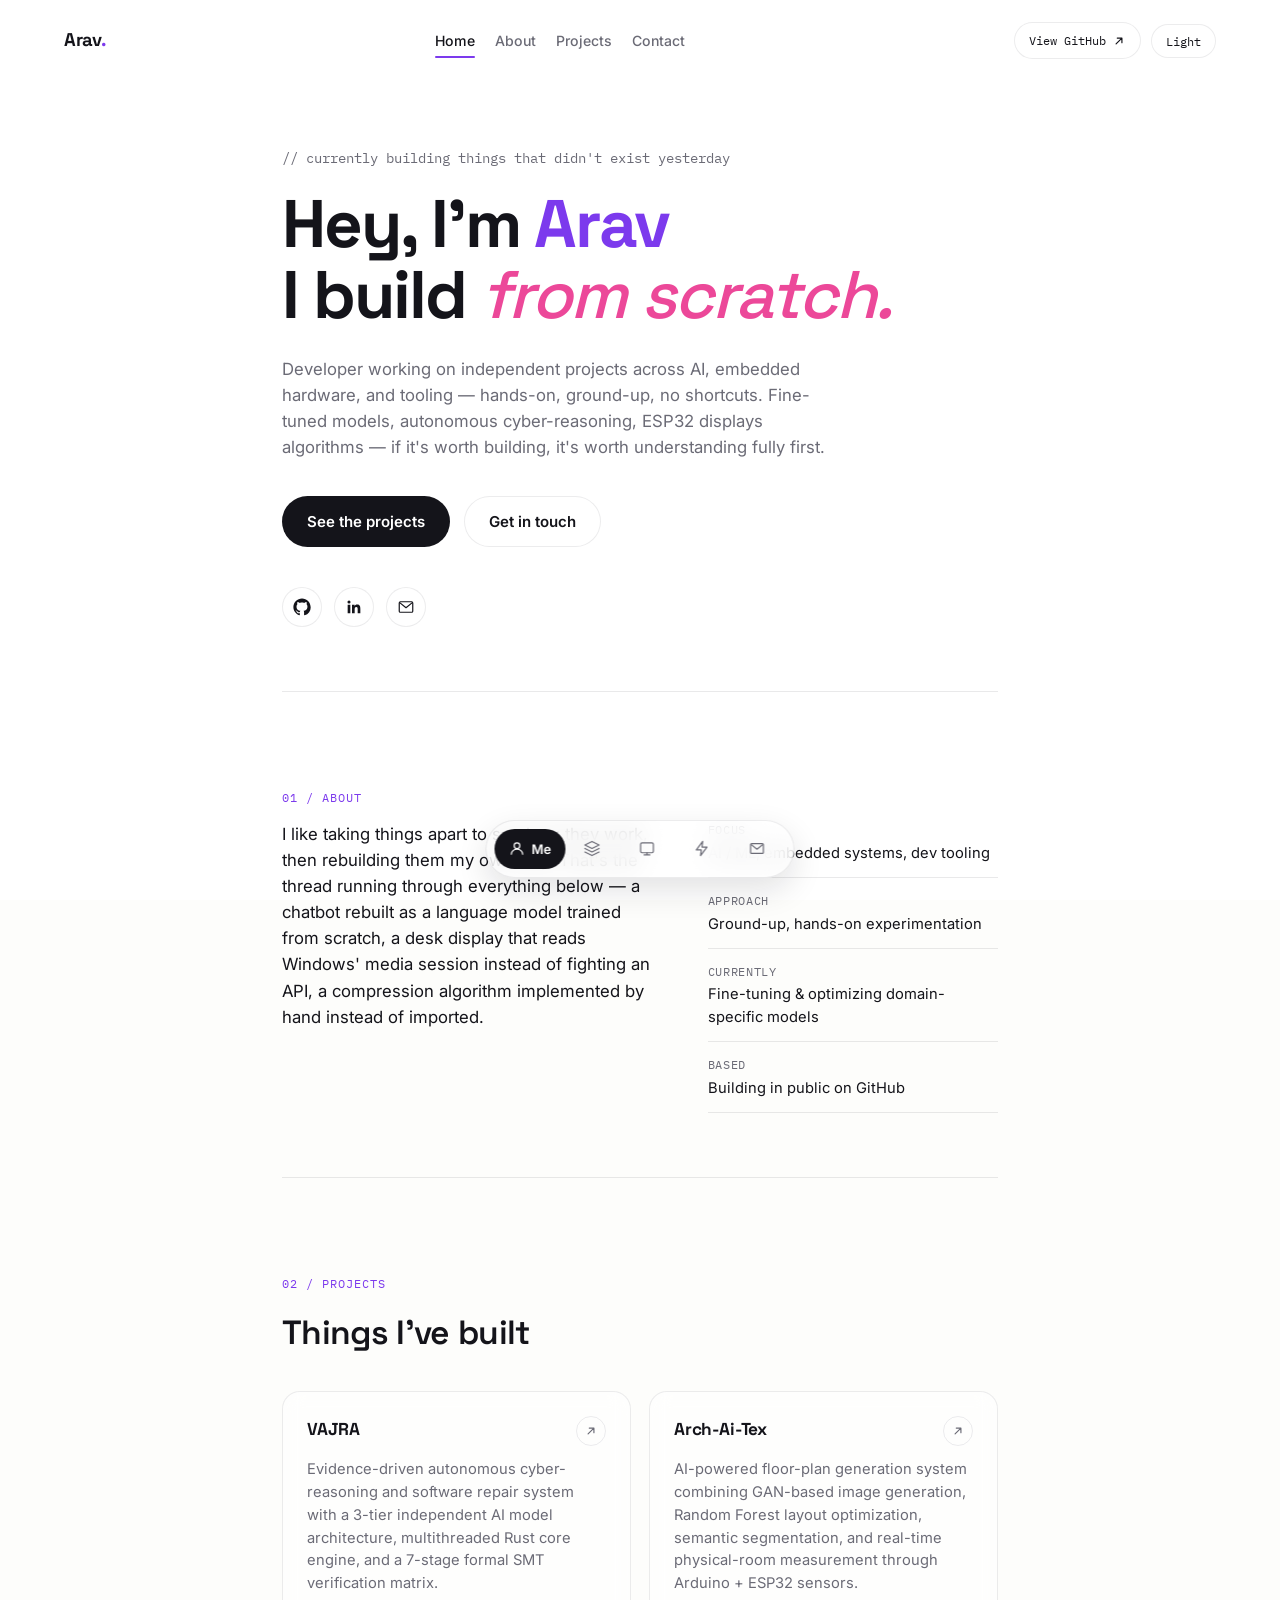
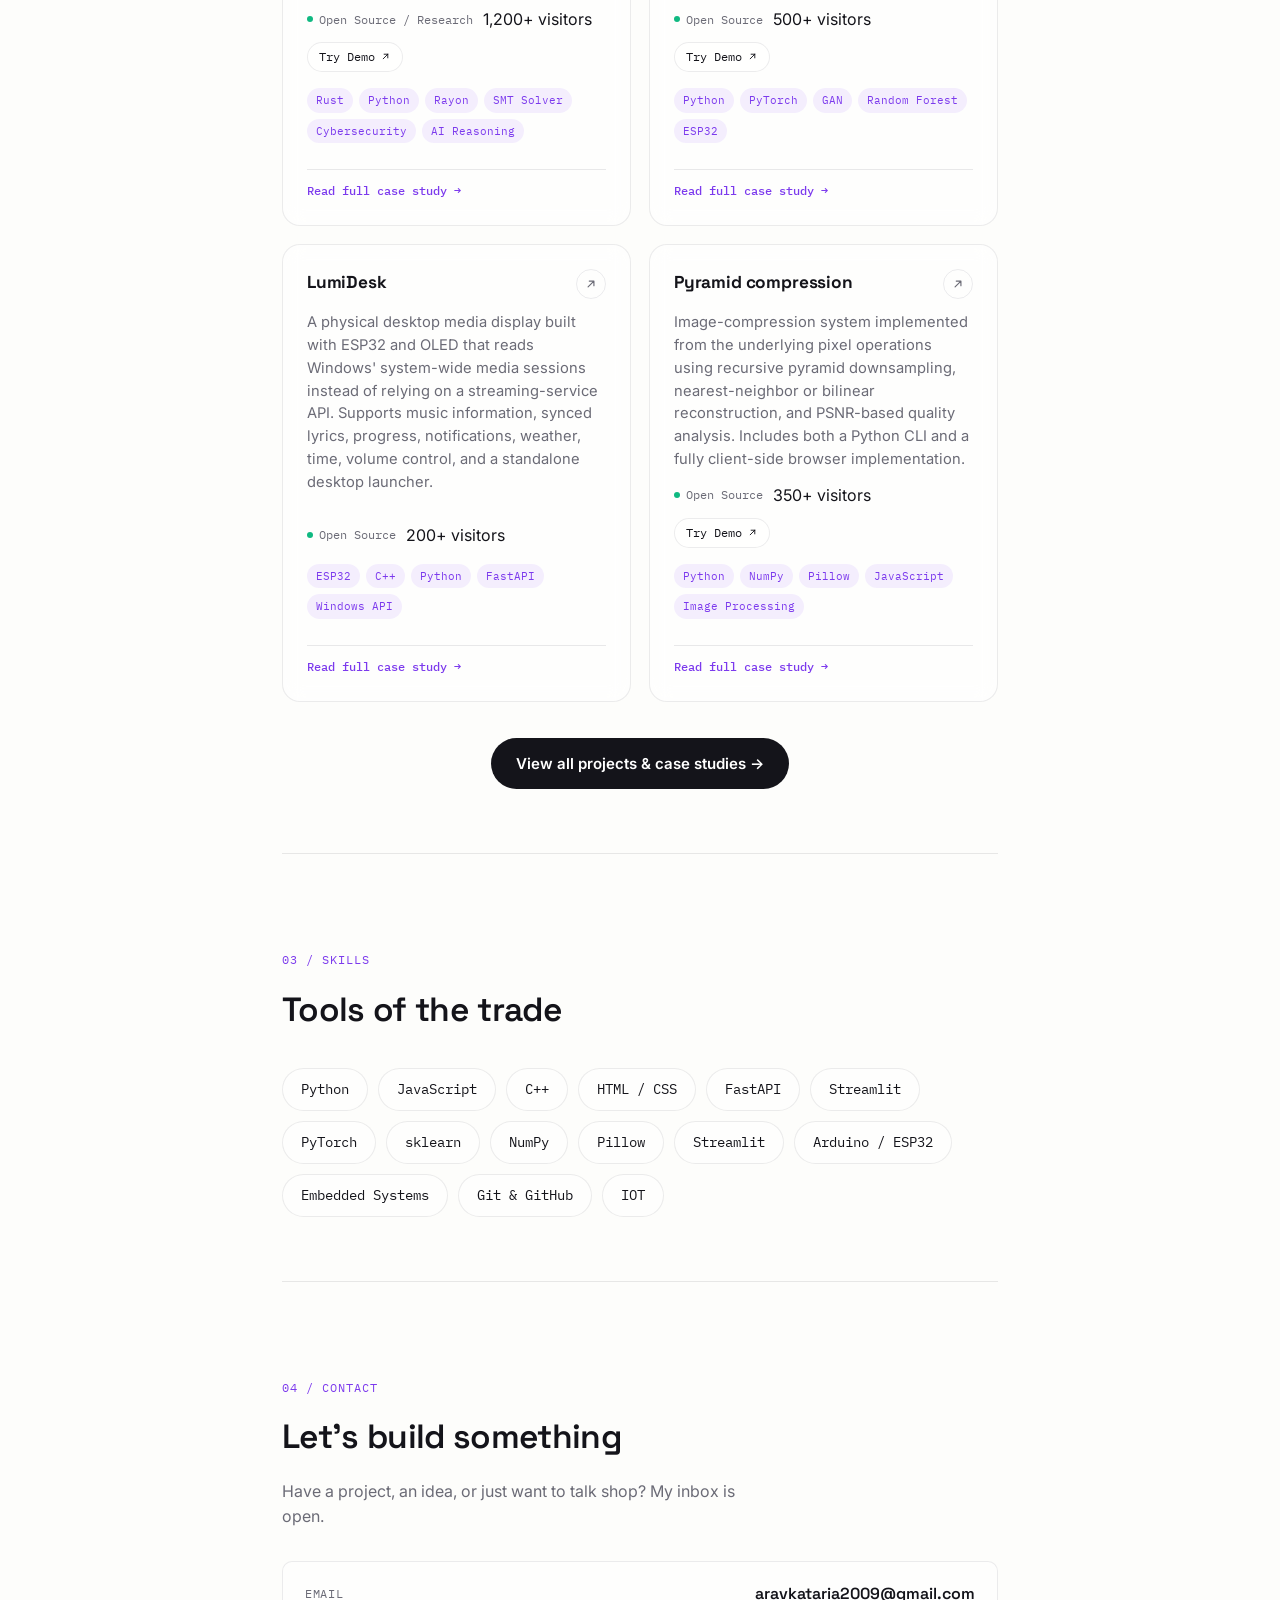
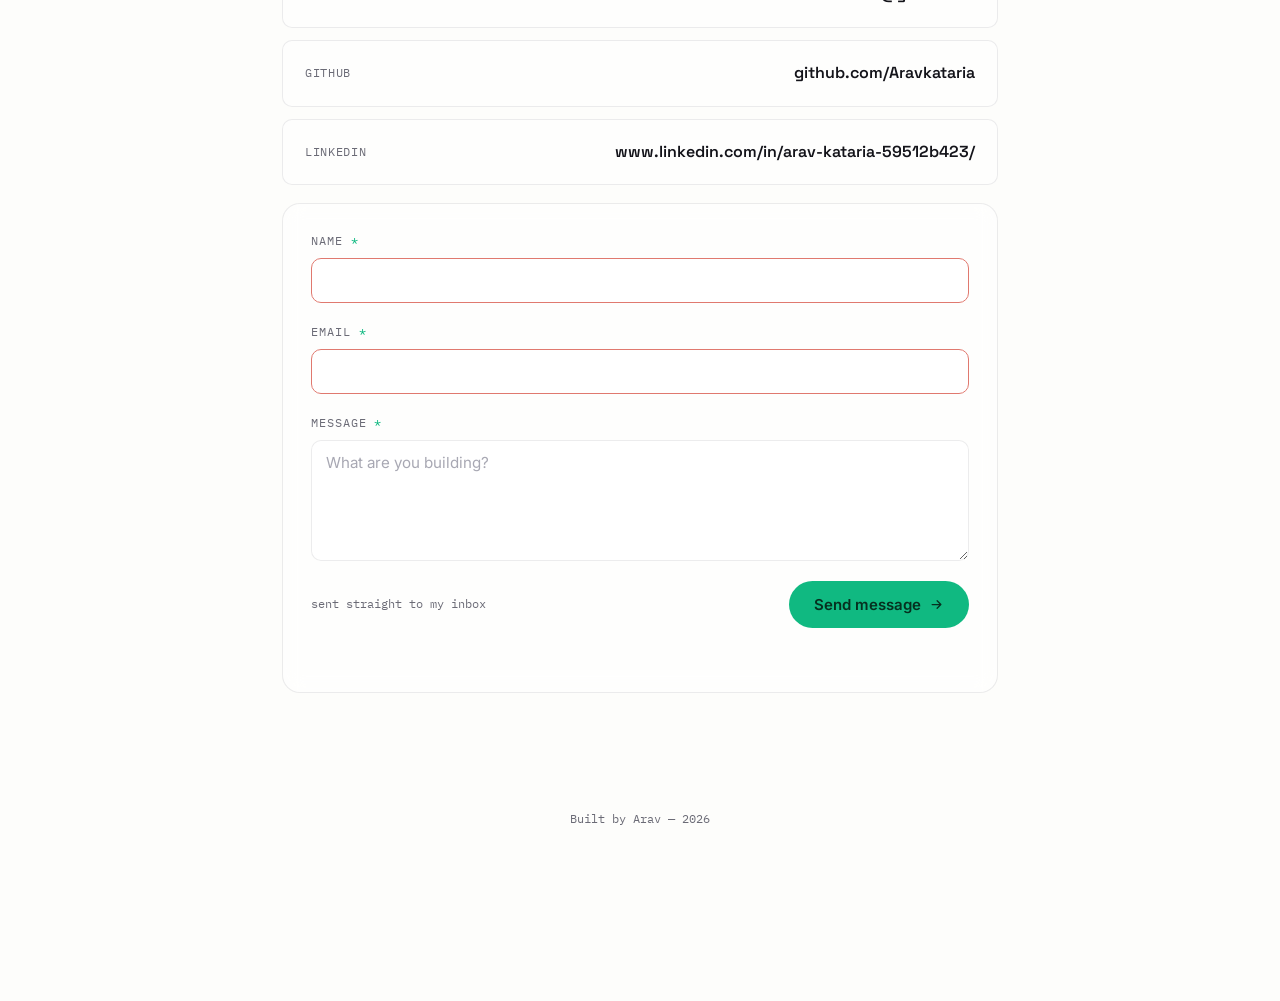
<file: index.html>
<!DOCTYPE html>
<html lang="en">
<head>
<meta charset="UTF-8" />
     <meta name="google-site-verification" content="97bFGgKqSxHco8YzVAOB22h8SnmJjcvBeSR3D8QRqBI" />
<meta name="viewport" content="width=device-width, initial-scale=1.0" />
<title>Arav Kataria — Developer &amp; Systems Engineer</title>
<meta name="description" content="Arav — developer building AI, embedded, and tooling projects from scratch." />

<!-- Fonts -->
<link rel="preconnect" href="https://fonts.googleapis.com">
<link rel="preconnect" href="https://fonts.gstatic.com" crossorigin>
<link href="https://fonts.googleapis.com/css2?family=Space+Grotesk:wght@400;500;600;700&family=Inter:wght@400;500;600&family=IBM+Plex+Mono:wght@400;500&display=swap" rel="stylesheet">

<link rel="stylesheet" href="style.css" />

<!-- Set the theme before first paint so there's no flash of the
     wrong colors. Falls back to the OS-level preference if the
     person hasn't picked one on this site before. -->
<script>
  (function () {
    try {
      var saved = localStorage.getItem("theme");
      var theme = saved || (window.matchMedia && window.matchMedia("(prefers-color-scheme: dark)").matches ? "dark" : "light");
      if (theme === "dark") document.documentElement.setAttribute("data-theme", "dark");
    } catch (err) {
      // Storage can be blocked (privacy mode, file:// origins, etc.) —
      // fall back to light mode rather than letting this crash the page.
      console.error("[portfolio] theme init failed:", err);
    }
  })();
</script>
</head>
<body>

  <!-- ============ INK-IN-WATER PAINT BACKGROUND ============ -->
  <canvas id="paintCanvas" class="paint-canvas" aria-hidden="true"></canvas>

  <!-- ============ TOP BAR ============ -->
  <header class="topbar">
    <a href="#top" class="brand">Arav<span class="brand-dot">.</span></a>
    <ul class="topbar-nav">
      <li><a href="#top" class="is-active">Home</a></li>
      <li><a href="#about">About</a></li>
      <li><a href="projects/index.html">Projects</a></li>
      <li><a href="#contact">Contact</a></li>
    </ul>
    <div class="topbar-actions">
      <a class="topbar-cta" id="ctaGithub" href="https://github.com/Aravkataria" target="_blank" rel="noopener">
        <span>View GitHub</span>
        <svg width="14" height="14" viewBox="0 0 24 24" fill="none"><path d="M7 17L17 7M17 7H9M17 7V15" stroke="currentColor" stroke-width="2" stroke-linecap="round" stroke-linejoin="round"/></svg>
      </a>
      <button type="button" class="theme-toggle" id="themeToggle" aria-label="Toggle dark mode" aria-pressed="false">
        <span class="theme-toggle-label label-light">Light</span>
        <span class="theme-toggle-label label-dark">Dark</span>
      </button>
    </div>
  </header>

  <main id="top">

    <!-- ============ HERO / ME ============ -->
    <section class="section hero" id="me">
      <p class="eyebrow">// currently building things that didn't exist yesterday</p>
      <h1 class="hero-title">
        Hey, I'm <span class="ink-accent">Arav</span><br/>
        I build <span class="hero-italic">from scratch.</span>
      </h1>
      <p class="hero-sub">
        Developer working on independent projects across AI, embedded hardware, and tooling —
        hands-on, ground-up, no shortcuts. Fine-tuned models, autonomous cyber-reasoning, ESP32 displays
        algorithms — if it's worth building, it's worth understanding fully first.
      </p>

      <div class="hero-actions">
        <a href="#projects" class="btn btn--primary">See the projects</a>
        <a href="#contact" class="btn btn--ghost">Get in touch</a>
      </div>

      <div class="social-row" id="socialRow">
        <a href="https://github.com/Aravkataria" target="_blank" rel="noopener" aria-label="GitHub" class="social-icon">
          <svg width="18" height="18" viewBox="0 0 24 24" fill="currentColor"><path d="M12 .5C5.73.5.5 5.73.5 12c0 5.09 3.29 9.4 7.86 10.93.58.1.79-.25.79-.56 0-.27-.01-1.15-.02-2.09-3.2.7-3.88-1.36-3.88-1.36-.52-1.33-1.28-1.69-1.28-1.69-1.04-.71.08-.7.08-.7 1.15.08 1.76 1.18 1.76 1.18 1.03 1.76 2.7 1.25 3.36.96.1-.75.4-1.25.73-1.54-2.55-.29-5.23-1.28-5.23-5.68 0-1.25.45-2.28 1.18-3.08-.12-.29-.51-1.46.11-3.04 0 0 .96-.31 3.15 1.18.91-.25 1.89-.38 2.86-.38.97 0 1.95.13 2.86.38 2.19-1.49 3.15-1.18 3.15-1.18.62 1.58.23 2.75.11 3.04.73.8 1.18 1.83 1.18 3.08 0 4.41-2.69 5.38-5.25 5.67.41.36.78 1.06.78 2.15 0 1.55-.01 2.8-.01 3.18 0 .31.21.67.8.56A10.51 10.51 0 0 0 23.5 12c0-6.27-5.23-11.5-11.5-11.5Z"/></svg>
        </a>
        <a href="#" target="_blank" rel="noopener" aria-label="LinkedIn" class="social-icon" id="linkedinLink">
          <svg width="18" height="18" viewBox="0 0 24 24" fill="currentColor"><path d="M20.45 20.45h-3.56v-5.57c0-1.33-.02-3.03-1.85-3.03-1.85 0-2.14 1.45-2.14 2.94v5.66H9.34V9h3.42v1.56h.05c.48-.9 1.64-1.85 3.38-1.85 3.6 0 4.27 2.37 4.27 5.46v6.28ZM5.34 7.43a2.06 2.06 0 1 1 0-4.12 2.06 2.06 0 0 1 0 4.12ZM7.12 20.45H3.55V9h3.57v11.45Z"/></svg>
        </a>
        <a href="mailto:your.email@example.com" aria-label="Email" class="social-icon" id="emailLink">
          <svg width="18" height="18" viewBox="0 0 24 24" fill="none"><path d="M3 6.5C3 5.67 3.67 5 4.5 5h15c.83 0 1.5.67 1.5 1.5v11c0 .83-.67 1.5-1.5 1.5h-15A1.5 1.5 0 0 1 3 17.5v-11Z" stroke="currentColor" stroke-width="1.6"/><path d="m4 6.5 8 6.5 8-6.5" stroke="currentColor" stroke-width="1.6" stroke-linecap="round" stroke-linejoin="round"/></svg>
        </a>
      </div>
    </section>

    <!-- ============ ABOUT ============ -->
    <section class="section about" id="about">
      <p class="section-label">01 / about</p>
      <div class="about-grid">
        <p class="about-lead">
          I like taking things apart to see how they work, then rebuilding them my own way.
          That's the thread running through everything below — a chatbot rebuilt as a
          language model trained from scratch, a desk display that reads Windows' media
          session instead of fighting an API, a compression algorithm implemented by hand
          instead of imported.
        </p>
        <ul class="about-facts">
          <li><span>Focus</span>AI / ML, embedded systems, dev tooling</li>
          <li><span>Approach</span>Ground-up, hands-on experimentation</li>
          <li><span>Currently</span>Fine-tuning &amp; optimizing domain-specific models</li>
          <li><span>Based</span>Building in public on GitHub</li>
        </ul>
      </div>
    </section>

    <!-- ============ PROJECTS ============ -->
    <section class="section projects" id="projects">
      <p class="section-label">02 / projects</p>
      <h2 class="section-title">Things I've built</h2>

      <div class="project-grid" id="projectGrid">
        <!-- Cards are injected by script.js from the PROJECTS config -->
      </div>
      <div class="section-cta-row">
        <a href="projects/index.html" class="btn btn--primary">
          View all projects &amp; case studies &rarr;
        </a>
      </div>
    </section>

    <!-- ============ SKILLS ============ -->
    <section class="section skills" id="skills">
      <p class="section-label">03 / skills</p>
      <h2 class="section-title">Tools of the trade</h2>
      <div class="skills-cloud" id="skillsCloud">
        <!-- Pills injected by script.js from the SKILLS config -->
      </div>
    </section>

    <!-- ============ CONTACT ============ -->
    <section class="section contact" id="contact">
      <p class="section-label">04 / contact</p>
      <h2 class="section-title">Let's build something</h2>
      <p class="contact-sub">Have a project, an idea, or just want to talk shop? My inbox is open.</p>

      <div class="contact-grid">
        <a class="contact-card" href="mailto:your.email@example.com" id="contactEmail">
          <span class="contact-card-label">Email</span>
          <span class="contact-card-value">your.email@example.com</span>
        </a>
        <a class="contact-card" href="https://github.com/Aravkataria" target="_blank" rel="noopener">
          <span class="contact-card-label">GitHub</span>
          <span class="contact-card-value">github.com/Aravkataria</span>
        </a>
        <a class="contact-card" href="#" target="_blank" rel="noopener" id="contactLinkedin">
          <span class="contact-card-label">LinkedIn</span>
          <span class="contact-card-value">Add your profile link</span>
        </a>
      </div>

      <form class="message-form" id="messageForm" novalidate>
        <div class="field">
          <label for="msgName">Name <span class="required">*</span></label>
          <input type="text" id="msgName" name="name" autocomplete="name" required />
        </div>

        <div class="field">
          <label for="msgEmail">Email <span class="required">*</span></label>
          <input type="email" id="msgEmail" name="email" autocomplete="email" required />
        </div>

        <div class="field">
          <label for="msgMessage">Message <span class="required">*</span></label>
          <textarea id="msgMessage" name="message" rows="5" placeholder="What are you building?" required></textarea>
        </div>

        <!-- honeypot — hidden from real people, catches basic bots -->
        <input type="text" name="_honey" class="hp-field" tabindex="-1" autocomplete="off" aria-hidden="true" />

        <div class="message-form-footer">
          <span class="form-note">sent straight to my inbox</span>
          <button type="submit" class="btn btn--send" id="messageFormSubmit">
            <span class="btn--send-label">Send message</span>
            <svg width="15" height="15" viewBox="0 0 24 24" fill="none"><path d="M5 12h14M13 6l6 6-6 6" stroke="currentColor" stroke-width="2" stroke-linecap="round" stroke-linejoin="round"/></svg>
          </button>
        </div>

        <p class="form-status" id="messageFormStatus" role="status" aria-live="polite"></p>
      </form>
    </section>

    <footer class="footer">
      <p>Built by Arav — <span id="year"></span></p>
    </footer>

  </main>

  <!-- ============ PROJECT DETAIL OVERLAY ============
       A single reusable overlay — content for whichever project was
       clicked is injected by script.js (renderProjectDetail) from the
       PROJECTS config, so nothing project-specific is duplicated here. -->
  <div class="pd-overlay" id="pdOverlay" aria-hidden="true">
    <div class="pd-backdrop" data-pd-close></div>
    <div class="pd-panel" role="dialog" aria-modal="true" aria-labelledby="pdTitle" id="pdPanel">
      <button type="button" class="pd-close" id="pdClose" aria-label="Close project details">
        <svg width="16" height="16" viewBox="0 0 24 24" fill="none"><path d="M6 6l12 12M18 6L6 18" stroke="currentColor" stroke-width="2" stroke-linecap="round"/></svg>
      </button>
      <div class="pd-scroll" id="pdScroll">
        <header class="pd-header">
          <h2 class="pd-title" id="pdTitle"></h2>
          <p class="pd-desc" id="pdDesc"></p>
          <div class="pd-meta">
            <div class="pd-tech" id="pdTech"></div>
            <span class="project-status" id="pdStatus"><span class="project-status-dot"></span><span id="pdStatusLabel"></span></span>
          </div>
        </header>

        <section class="pd-section" data-pd-section>
          <p class="pd-eyebrow">What</p>
          <div class="pd-body" id="pdWhat"></div>
        </section>

        <section class="pd-section" data-pd-section>
          <p class="pd-eyebrow">Why</p>
          <div class="pd-body" id="pdWhy"></div>
        </section>

        <section class="pd-section" data-pd-section>
          <p class="pd-eyebrow">How</p>
          <div class="pd-flow" id="pdHow"></div>
        </section>

        <section class="pd-section" data-pd-section>
          <p class="pd-eyebrow">My Contribution</p>
          <ul class="pd-list" id="pdContribution"></ul>
        </section>

        <section class="pd-section" data-pd-section>
          <p class="pd-eyebrow">Results</p>
          <div class="pd-body" id="pdResults"></div>
        </section>

        <div class="pd-actions" id="pdActions"></div>
      </div>
    </div>
  </div>

  <!-- ============ FLOATING DOCK NAV ============ -->
  <nav class="dock" id="dock" aria-label="Section navigation">
    <a href="#me" class="dock-item" data-section="me">
      <svg width="17" height="17" viewBox="0 0 24 24" fill="none"><circle cx="12" cy="8" r="4" stroke="currentColor" stroke-width="1.7"/><path d="M4 20c0-3.87 3.58-7 8-7s8 3.13 8 7" stroke="currentColor" stroke-width="1.7" stroke-linecap="round"/></svg>
      <span>Me</span>
    </a>
    <a href="#about" class="dock-item" data-section="about">
      <svg width="17" height="17" viewBox="0 0 24 24" fill="none"><path d="M12 2 2 7l10 5 10-5-10-5Z" stroke="currentColor" stroke-width="1.7" stroke-linejoin="round"/><path d="M2 17l10 5 10-5M2 12l10 5 10-5" stroke="currentColor" stroke-width="1.7" stroke-linecap="round" stroke-linejoin="round"/></svg>
      <span>About</span>
    </a>
    <a href="#projects" class="dock-item" data-section="projects">
      <svg width="17" height="17" viewBox="0 0 24 24" fill="none"><rect x="3" y="4" width="18" height="14" rx="2" stroke="currentColor" stroke-width="1.7"/><path d="M8 21h8M12 18v3" stroke="currentColor" stroke-width="1.7" stroke-linecap="round"/></svg>
      <span>Projects</span>
    </a>
    <a href="#skills" class="dock-item" data-section="skills">
      <svg width="17" height="17" viewBox="0 0 24 24" fill="none"><path d="M13 2 4 14h7l-1 8 9-12h-7l1-8Z" stroke="currentColor" stroke-width="1.7" stroke-linejoin="round"/></svg>
      <span>Skills</span>
    </a>
    <a href="#contact" class="dock-item" data-section="contact">
      <svg width="17" height="17" viewBox="0 0 24 24" fill="none"><path d="M3 6.5C3 5.67 3.67 5 4.5 5h15c.83 0 1.5.67 1.5 1.5v11c0 .83-.67 1.5-1.5 1.5h-15A1.5 1.5 0 0 1 3 17.5v-11Z" stroke="currentColor" stroke-width="1.7"/><path d="m4 6.5 8 6.5 8-6.5" stroke="currentColor" stroke-width="1.7" stroke-linecap="round" stroke-linejoin="round"/></svg>
      <span>Contact</span>
    </a>
  </nav>

<script src="script.js?v=2"></script>
</body>
</html>
</file>
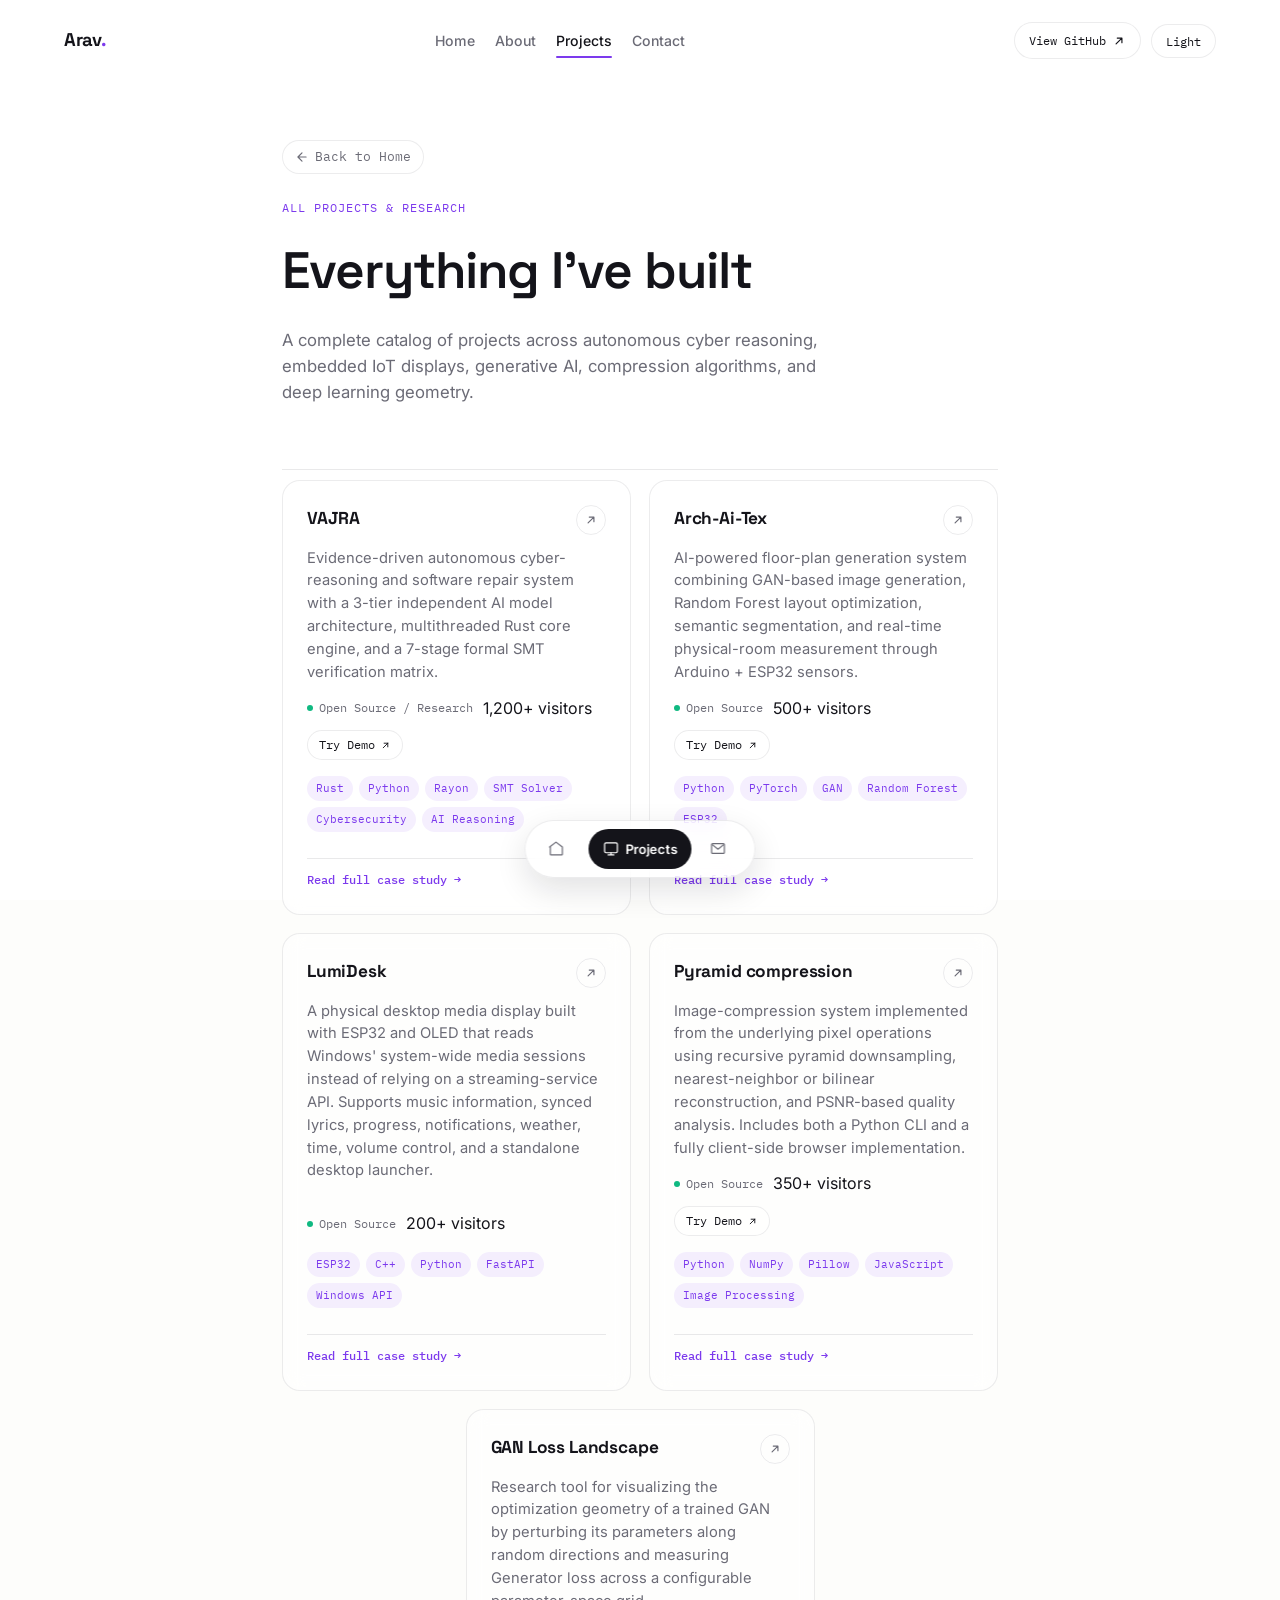
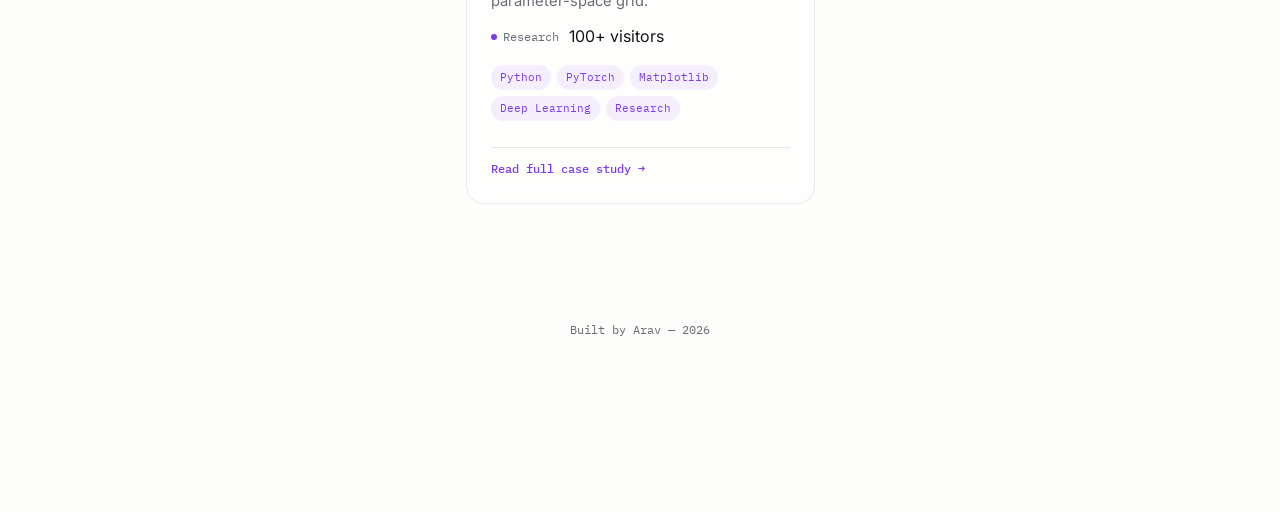
<file: projects/index.html>
<!DOCTYPE html>
<html lang="en">
<head>
<meta charset="UTF-8" />
<meta name="viewport" content="width=device-width, initial-scale=1.0" />
<title>Projects — Arav</title>
<meta name="description" content="All engineering and research projects built by Arav — AI/ML, embedded hardware, dev tooling, and autonomous reasoning systems." />

<!-- Fonts -->
<link rel="preconnect" href="https://fonts.googleapis.com">
<link rel="preconnect" href="https://fonts.gstatic.com" crossorigin>
<link href="https://fonts.googleapis.com/css2?family=Space+Grotesk:wght@400;500;600;700&family=Inter:wght@400;500;600&family=IBM+Plex+Mono:wght@400;500&display=swap" rel="stylesheet">

<link rel="stylesheet" href="../style.css" />

<script>
  (function () {
    try {
      var saved = localStorage.getItem("theme");
      var theme = saved || (window.matchMedia && window.matchMedia("(prefers-color-scheme: dark)").matches ? "dark" : "light");
      if (theme === "dark") document.documentElement.setAttribute("data-theme", "dark");
    } catch (err) {
      console.error("[portfolio] theme init failed:", err);
    }
  })();
</script>
</head>
<body>

  <!-- ============ INK-IN-WATER PAINT BACKGROUND ============ -->
  <canvas id="paintCanvas" class="paint-canvas" aria-hidden="true"></canvas>

  <!-- ============ TOP BAR ============ -->
  <header class="topbar">
    <a href="../index.html" class="brand">Arav<span class="brand-dot">.</span></a>
    <ul class="topbar-nav">
      <li><a href="../index.html">Home</a></li>
      <li><a href="../index.html#about">About</a></li>
      <li><a href="index.html" class="is-active">Projects</a></li>
      <li><a href="../index.html#contact">Contact</a></li>
    </ul>
    <div class="topbar-actions">
      <a class="topbar-cta" href="https://github.com/Aravkataria" target="_blank" rel="noopener">
        <span>View GitHub</span>
        <svg width="14" height="14" viewBox="0 0 24 24" fill="none"><path d="M7 17L17 7M17 7H9M17 7V15" stroke="currentColor" stroke-width="2" stroke-linecap="round" stroke-linejoin="round"/></svg>
      </a>
      <button type="button" class="theme-toggle" id="themeToggle" aria-label="Toggle dark mode" aria-pressed="false">
        <span class="theme-toggle-label label-light">Light</span>
        <span class="theme-toggle-label label-dark">Dark</span>
      </button>
    </div>
  </header>

  <main id="top">
    <!-- ============ PROJECTS HERO ============ -->
    <section class="section case-study-hero">
      <div class="breadcrumb-nav">
        <a href="../index.html" class="breadcrumb-link">
          <svg width="14" height="14" viewBox="0 0 24 24" fill="none"><path d="M19 12H5M12 19l-7-7 7-7" stroke="currentColor" stroke-width="2" stroke-linecap="round" stroke-linejoin="round"/></svg>
          Back to Home
        </a>
      </div>
      <p class="section-label">All Projects &amp; Research</p>
      <h1 class="section-title" style="font-size: clamp(2.2rem, 5vw, 3.2rem); margin-bottom: 16px;">
        Everything I've built
      </h1>
      <p class="hero-sub" style="margin-bottom: 24px;">
        A complete catalog of projects across autonomous cyber reasoning, embedded IoT displays, generative AI, compression algorithms, and deep learning geometry.
      </p>
    </section>

    <!-- ============ ALL PROJECTS GRID ============ -->
    <section class="section" style="padding-top: 10px;">
      <div class="project-grid" id="allProjectsGrid">
        <!-- Rendered dynamically by script.js -->
      </div>
    </section>

    <!-- ============ FOOTER ============ -->
    <footer class="footer">
      <p>Built by Arav — <span id="year"></span></p>
    </footer>
  </main>

  <!-- ============ FLOATING DOCK NAV ============ -->
  <nav class="dock" id="dock" aria-label="Section navigation">
    <a href="../index.html" class="dock-item">
      <svg width="17" height="17" viewBox="0 0 24 24" fill="none"><path d="M3 10l9-7 9 7v10a1 1 0 0 1-1 1H5a1 1 0 0 1-1-1V10z" stroke="currentColor" stroke-width="1.7" stroke-linejoin="round"/></svg>
      <span>Home</span>
    </a>
    <a href="index.html" class="dock-item is-active">
      <svg width="17" height="17" viewBox="0 0 24 24" fill="none"><rect x="3" y="4" width="18" height="14" rx="2" stroke="currentColor" stroke-width="1.7"/><path d="M8 21h8M12 18v3" stroke="currentColor" stroke-width="1.7" stroke-linecap="round"/></svg>
      <span>Projects</span>
    </a>
    <a href="../index.html#contact" class="dock-item">
      <svg width="17" height="17" viewBox="0 0 24 24" fill="none"><path d="M3 6.5C3 5.67 3.67 5 4.5 5h15c.83 0 1.5.67 1.5 1.5v11c0 .83-.67 1.5-1.5 1.5h-15A1.5 1.5 0 0 1 3 17.5v-11Z" stroke="currentColor" stroke-width="1.7"/><path d="m4 6.5 8 6.5 8-6.5" stroke="currentColor" stroke-width="1.7" stroke-linecap="round" stroke-linejoin="round"/></svg>
      <span>Contact</span>
    </a>
  </nav>

  <script src="../script.js"></script>
</body>
</html>
</file>
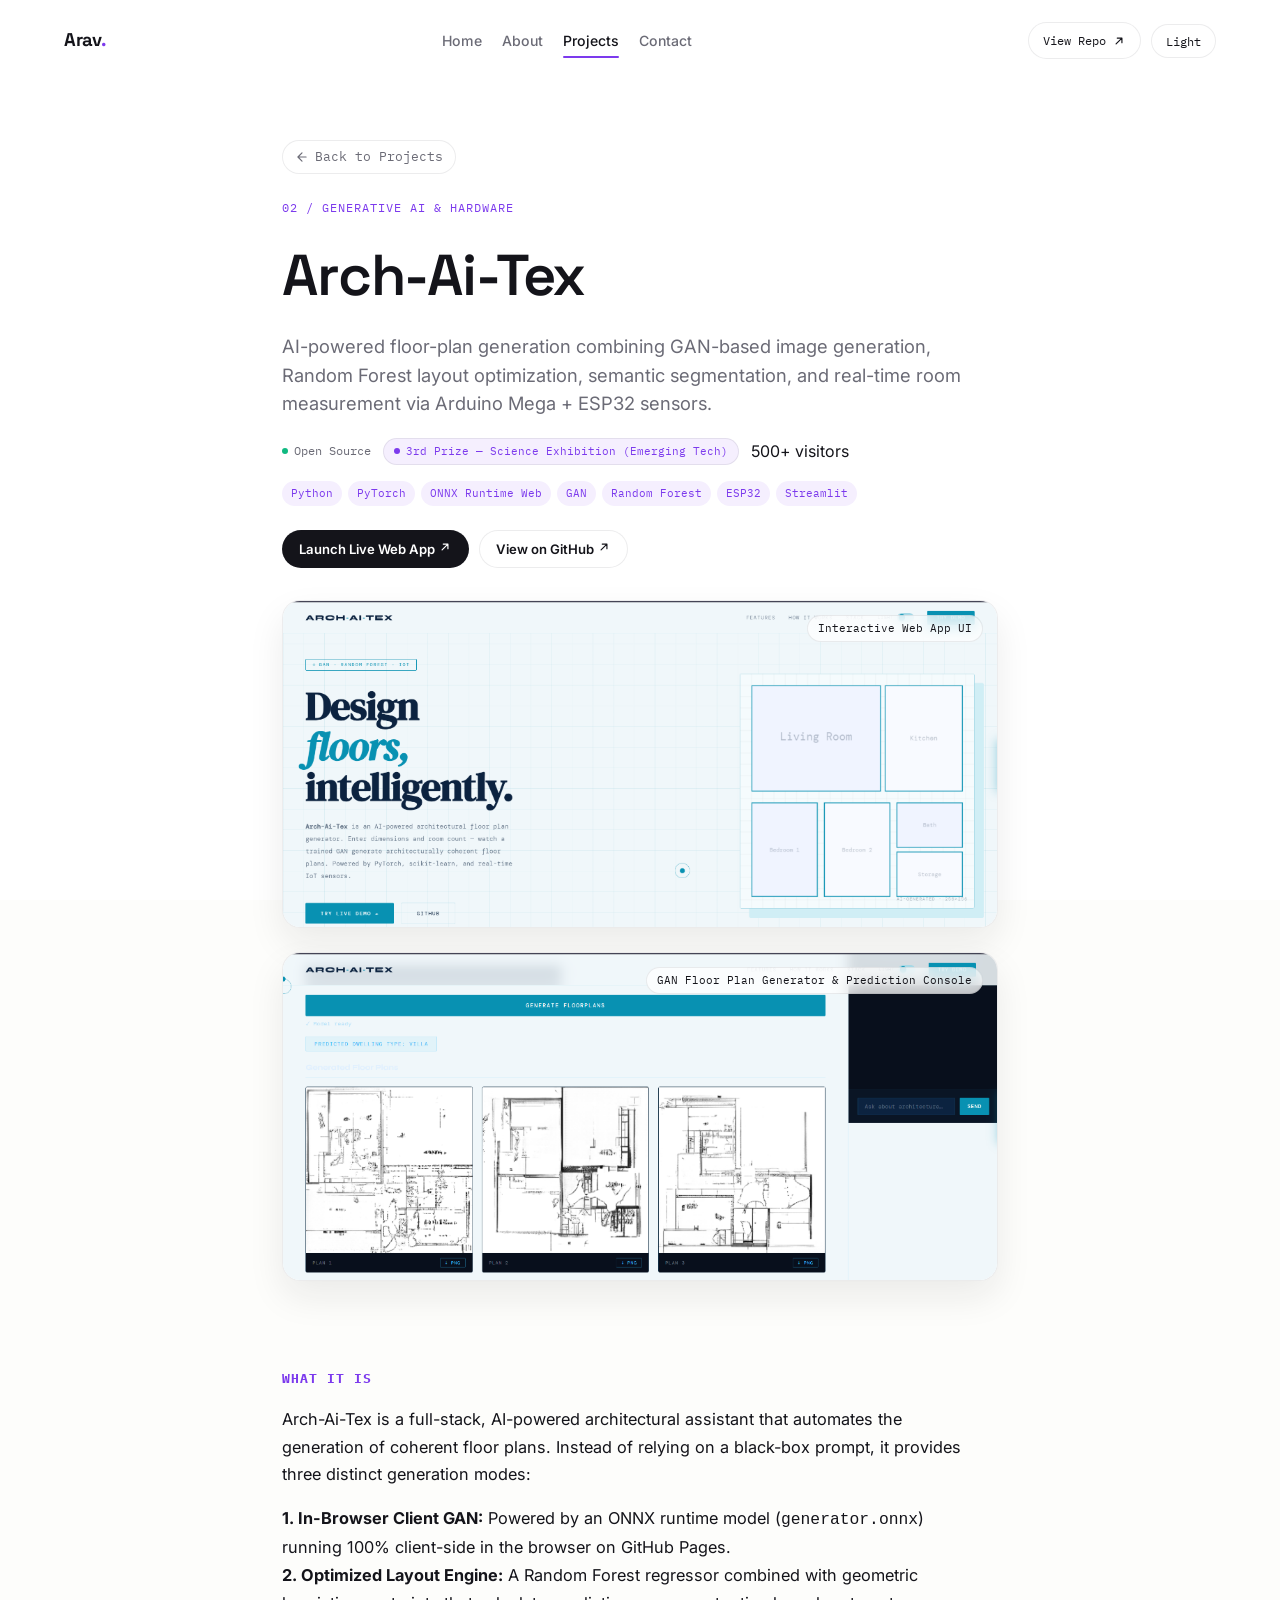
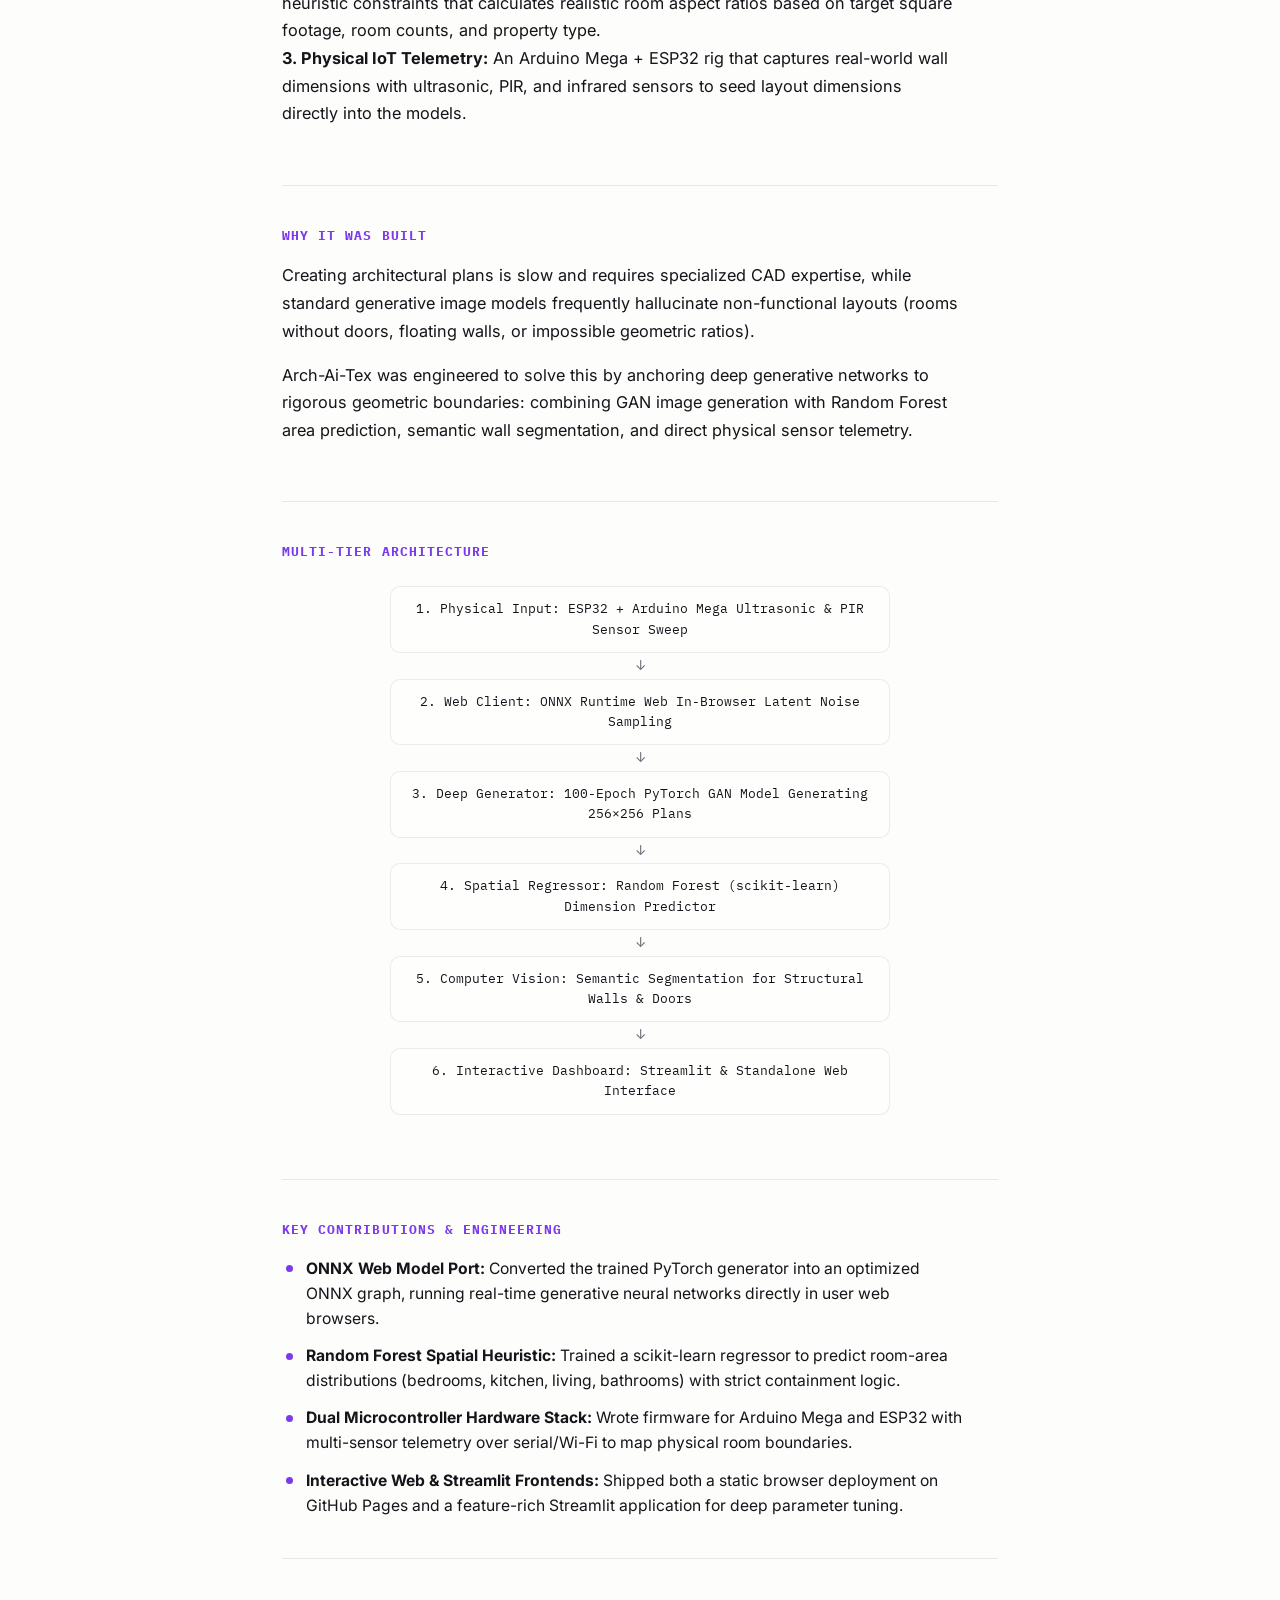
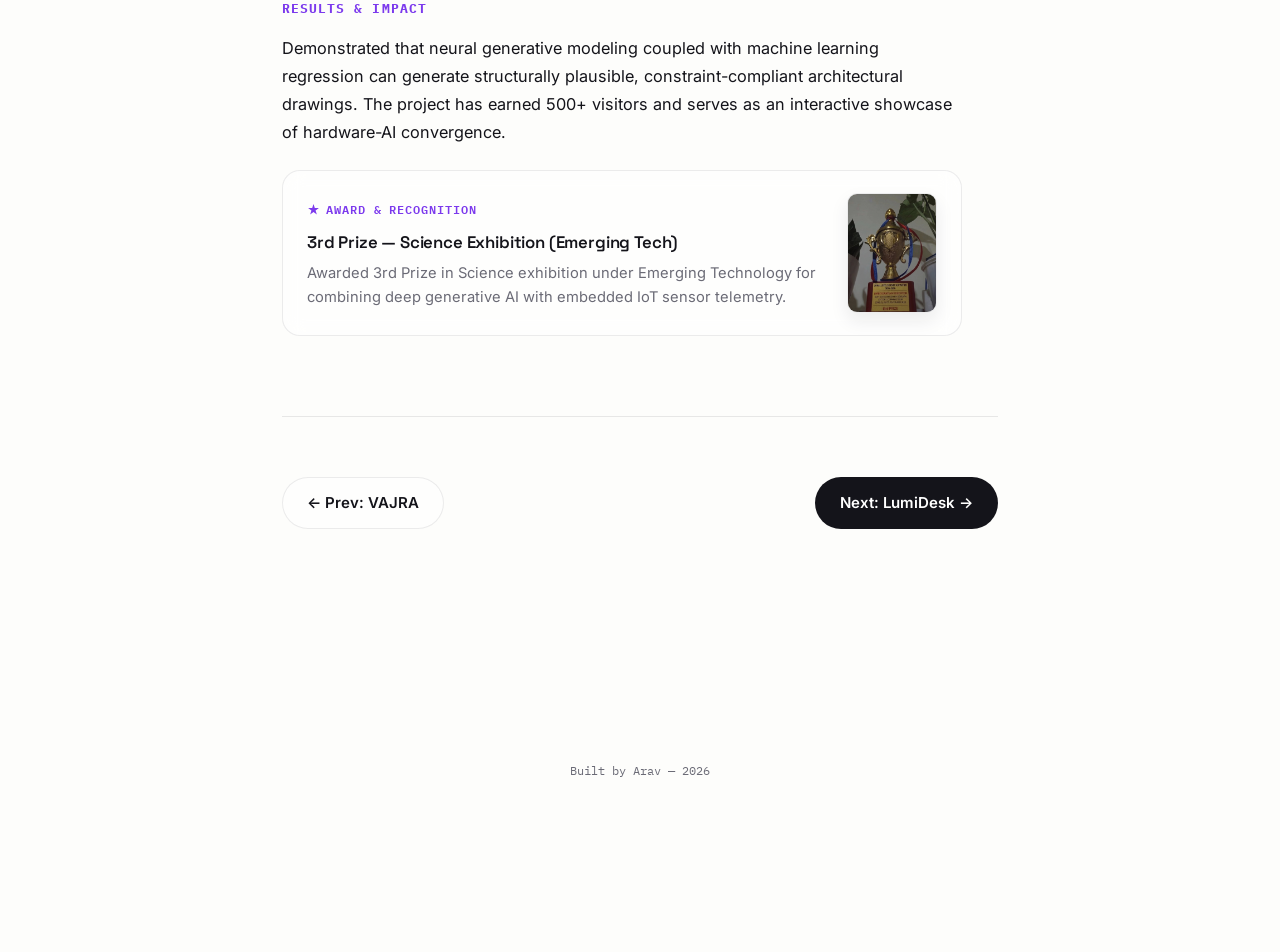
<file: projects/arch-ai-tex.html>
<!DOCTYPE html>
<html lang="en">
<head>
<meta charset="UTF-8" />
<meta name="viewport" content="width=device-width, initial-scale=1.0" />
<title>Arch-Ai-Tex — Case Study</title>
<meta name="description" content="Arch-Ai-Tex: AI-powered architectural floor-plan generator combining ONNX browser models, PyTorch GANs, Random Forest spatial regression, and physical ESP32 + Arduino Mega sensors." />

<link rel="preconnect" href="https://fonts.googleapis.com">
<link rel="preconnect" href="https://fonts.gstatic.com" crossorigin>
<link href="https://fonts.googleapis.com/css2?family=Space+Grotesk:wght@400;500;600;700&family=Inter:wght@400;500;600&family=IBM+Plex+Mono:wght@400;500&display=swap" rel="stylesheet">
<link rel="stylesheet" href="../style.css" />

<script>
  (function () {
    try {
      var saved = localStorage.getItem("theme");
      var theme = saved || (window.matchMedia && window.matchMedia("(prefers-color-scheme: dark)").matches ? "dark" : "light");
      if (theme === "dark") document.documentElement.setAttribute("data-theme", "dark");
    } catch (err) {
      console.error("[portfolio] theme init failed:", err);
    }
  })();
</script>
</head>
<body>
  <canvas id="paintCanvas" class="paint-canvas" aria-hidden="true"></canvas>

  <header class="topbar">
    <a href="../index.html" class="brand">Arav<span class="brand-dot">.</span></a>
    <ul class="topbar-nav">
      <li><a href="../index.html">Home</a></li>
      <li><a href="../index.html#about">About</a></li>
      <li><a href="index.html" class="is-active">Projects</a></li>
      <li><a href="../index.html#contact">Contact</a></li>
    </ul>
    <div class="topbar-actions">
      <a class="topbar-cta" href="https://github.com/Aravkataria/Arch-Ai-Tex" target="_blank" rel="noopener">
        <span>View Repo</span>
        <svg width="14" height="14" viewBox="0 0 24 24" fill="none"><path d="M7 17L17 7M17 7H9M17 7V15" stroke="currentColor" stroke-width="2" stroke-linecap="round" stroke-linejoin="round"/></svg>
      </a>
      <button type="button" class="theme-toggle" id="themeToggle" aria-label="Toggle dark mode" aria-pressed="false">
        <span class="theme-toggle-label label-light">Light</span>
        <span class="theme-toggle-label label-dark">Dark</span>
      </button>
    </div>
  </header>

  <main id="top">
    <article class="section case-study-hero">
      <div class="breadcrumb-nav">
        <a href="index.html" class="breadcrumb-link">
          <svg width="14" height="14" viewBox="0 0 24 24" fill="none"><path d="M19 12H5M12 19l-7-7 7-7" stroke="currentColor" stroke-width="2" stroke-linecap="round" stroke-linejoin="round"/></svg>
          Back to Projects
        </a>
      </div>

      <p class="section-label">02 / Generative AI &amp; Hardware</p>
      <h1 class="section-title" style="font-size: clamp(2.4rem, 6vw, 3.6rem); margin-bottom: 12px;">
        Arch-Ai-Tex
      </h1>
      <p class="hero-sub" style="font-size: 1.15rem; max-width: 680px; margin-bottom: 20px;">
        AI-powered floor-plan generation combining GAN-based image generation, Random Forest layout optimization, semantic segmentation, and real-time room measurement via Arduino Mega + ESP32 sensors.
      </p>

      <div class="cs-header-meta">
        <span class="project-status" data-status="open-source">
          <span class="project-status-dot"></span>Open Source
        </span>
        <span class="cs-award-badge">
          <span class="cs-award-badge-dot"></span>3rd Prize — Science Exhibition (Emerging Tech)
        </span>
        <span class="project-visitors">500+ visitors</span>
        <div class="project-tags">
          <span>Python</span>
          <span>PyTorch</span>
          <span>ONNX Runtime Web</span>
          <span>GAN</span>
          <span>Random Forest</span>
          <span>ESP32</span>
          <span>Streamlit</span>
        </div>
      </div>

      <div class="cs-hero-actions">
        <a href="https://aravkataria.github.io/Arch-Ai-Tex/" target="_blank" rel="noopener" class="btn btn--primary btn--sm">
          Launch Live Web App
          <svg width="14" height="14" viewBox="0 0 24 24" fill="none"><path d="M7 17L17 7M17 7H9M17 7V15" stroke="currentColor" stroke-width="2" stroke-linecap="round" stroke-linejoin="round"/></svg>
        </a>
        <a href="https://github.com/Aravkataria/Arch-Ai-Tex" target="_blank" rel="noopener" class="btn btn--ghost btn--sm">
          View on GitHub
          <svg width="14" height="14" viewBox="0 0 24 24" fill="none"><path d="M7 17L17 7M17 7H9M17 7V15" stroke="currentColor" stroke-width="2" stroke-linecap="round" stroke-linejoin="round"/></svg>
        </a>
      </div>

      <!-- Arch-Ai-Tex Live Web App & Generator Interface -->
      <div class="cs-preview-media" style="margin-bottom: 24px;">
        <span class="cs-preview-badge">Interactive Web App UI</span>
        <img src="../assets/projects/arch-landing.png" alt="Arch-Ai-Tex Intelligent Design Landing Interface" />
      </div>

      <div class="cs-preview-media" style="margin-top: 0; margin-bottom: 48px;">
        <span class="cs-preview-badge">GAN Floor Plan Generator &amp; Prediction Console</span>
        <img src="../assets/projects/arch-generator.png" alt="Arch-Ai-Tex Multi-Plan Generative Engine with Predicted Dwelling Types" />
      </div>

      <!-- Content Sections -->
      <section class="cs-section">
        <h2 class="cs-section-title">What It Is</h2>
        <div class="cs-prose">
          <p>
            Arch-Ai-Tex is a full-stack, AI-powered architectural assistant that automates the generation of coherent floor plans. Instead of relying on a black-box prompt, it provides three distinct generation modes:
          </p>
          <p>
            <strong>1. In-Browser Client GAN:</strong> Powered by an ONNX runtime model (<code>generator.onnx</code>) running 100% client-side in the browser on GitHub Pages.<br/>
            <strong>2. Optimized Layout Engine:</strong> A Random Forest regressor combined with geometric heuristic constraints that calculates realistic room aspect ratios based on target square footage, room counts, and property type.<br/>
            <strong>3. Physical IoT Telemetry:</strong> An Arduino Mega + ESP32 rig that captures real-world wall dimensions with ultrasonic, PIR, and infrared sensors to seed layout dimensions directly into the models.
          </p>
        </div>
      </section>

      <section class="cs-section">
        <h2 class="cs-section-title">Why It Was Built</h2>
        <div class="cs-prose">
          <p>
            Creating architectural plans is slow and requires specialized CAD expertise, while standard generative image models frequently hallucinate non-functional layouts (rooms without doors, floating walls, or impossible geometric ratios).
          </p>
          <p>
            Arch-Ai-Tex was engineered to solve this by anchoring deep generative networks to rigorous geometric boundaries: combining GAN image generation with Random Forest area prediction, semantic wall segmentation, and direct physical sensor telemetry.
          </p>
        </div>
      </section>

      <section class="cs-section">
        <h2 class="cs-section-title">Multi-Tier Architecture</h2>
        <div class="pd-flow" style="max-width: 500px; margin: 24px auto;">
          <div class="pd-flow-step">1. Physical Input: ESP32 + Arduino Mega Ultrasonic &amp; PIR Sensor Sweep</div>
          <div class="pd-flow-arrow" aria-hidden="true">↓</div>
          <div class="pd-flow-step">2. Web Client: ONNX Runtime Web In-Browser Latent Noise Sampling</div>
          <div class="pd-flow-arrow" aria-hidden="true">↓</div>
          <div class="pd-flow-step">3. Deep Generator: 100-Epoch PyTorch GAN Model Generating 256×256 Plans</div>
          <div class="pd-flow-arrow" aria-hidden="true">↓</div>
          <div class="pd-flow-step">4. Spatial Regressor: Random Forest (scikit-learn) Dimension Predictor</div>
          <div class="pd-flow-arrow" aria-hidden="true">↓</div>
          <div class="pd-flow-step">5. Computer Vision: Semantic Segmentation for Structural Walls &amp; Doors</div>
          <div class="pd-flow-arrow" aria-hidden="true">↓</div>
          <div class="pd-flow-step">6. Interactive Dashboard: Streamlit &amp; Standalone Web Interface</div>
        </div>
      </section>

      <section class="cs-section">
        <h2 class="cs-section-title">Key Contributions &amp; Engineering</h2>
        <ul class="cs-key-points">
          <li><strong>ONNX Web Model Port:</strong> Converted the trained PyTorch generator into an optimized ONNX graph, running real-time generative neural networks directly in user web browsers.</li>
          <li><strong>Random Forest Spatial Heuristic:</strong> Trained a scikit-learn regressor to predict room-area distributions (bedrooms, kitchen, living, bathrooms) with strict containment logic.</li>
          <li><strong>Dual Microcontroller Hardware Stack:</strong> Wrote firmware for Arduino Mega and ESP32 with multi-sensor telemetry over serial/Wi-Fi to map physical room boundaries.</li>
          <li><strong>Interactive Web &amp; Streamlit Frontends:</strong> Shipped both a static browser deployment on GitHub Pages and a feature-rich Streamlit application for deep parameter tuning.</li>
        </ul>
      </section>

      <section class="cs-section">
        <h2 class="cs-section-title">Results &amp; Impact</h2>
        <div class="cs-prose">
          <p>
            Demonstrated that neural generative modeling coupled with machine learning regression can generate structurally plausible, constraint-compliant architectural drawings. The project has earned 500+ visitors and serves as an interactive showcase of hardware-AI convergence.
          </p>

          <div class="cs-award-card">
            <div class="cs-award-content">
              <span class="cs-award-eyebrow">
                <svg width="13" height="13" viewBox="0 0 24 24" fill="currentColor"><path d="M12 2l2.4 7.4h7.6l-6.2 4.5 2.4 7.5-6.2-4.6-6.2 4.6 2.4-7.5-6.2-4.5h7.6z"/></svg>
                Award &amp; Recognition
              </span>
              <h3 class="cs-award-title">3rd Prize — Science Exhibition (Emerging Tech)</h3>
              <p class="cs-award-desc">
                Awarded 3rd Prize in Science exhibition under Emerging Technology for combining deep generative AI with embedded IoT sensor telemetry.
              </p>
            </div>
            <div class="cs-award-thumb-wrap">
              <a href="../assets/projects/arch-award-trophy.jpg" target="_blank" rel="noopener" title="View Trophy Photo">
                <img src="../assets/projects/arch-award-trophy.jpg" alt="Zonal Level Science Activities 3rd Prize Trophy" />
              </a>
            </div>
          </div>
        </div>
      </section>

      <!-- Bottom Navigation -->
      <div class="cs-footer-nav">
        <a href="vajra.html" class="btn btn--ghost">
          &larr; Prev: VAJRA
        </a>
        <a href="lumidesk.html" class="btn btn--primary">
          Next: LumiDesk &rarr;
        </a>
      </div>
    </article>

    <footer class="footer">
      <p>Built by Arav — <span id="year"></span></p>
    </footer>
  </main>

  <script src="../script.js"></script>
</body>
</html>
</file>
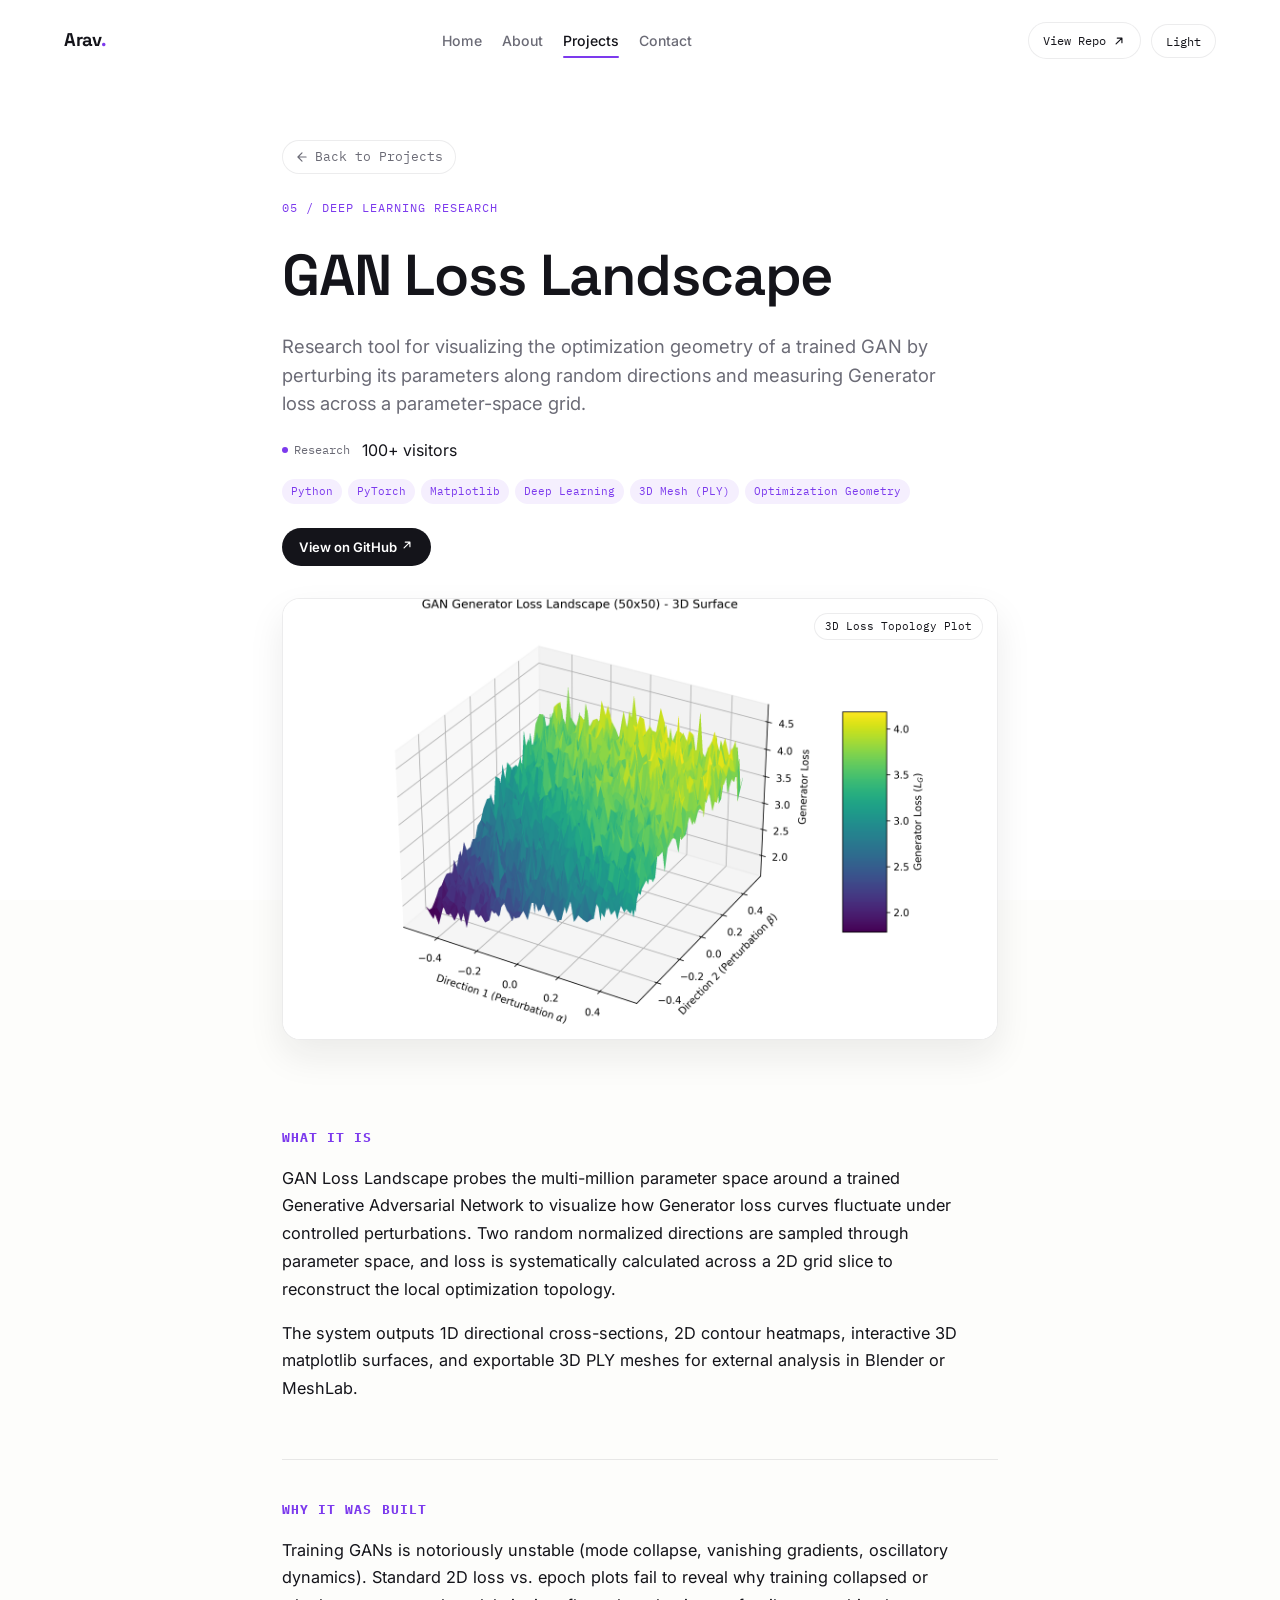
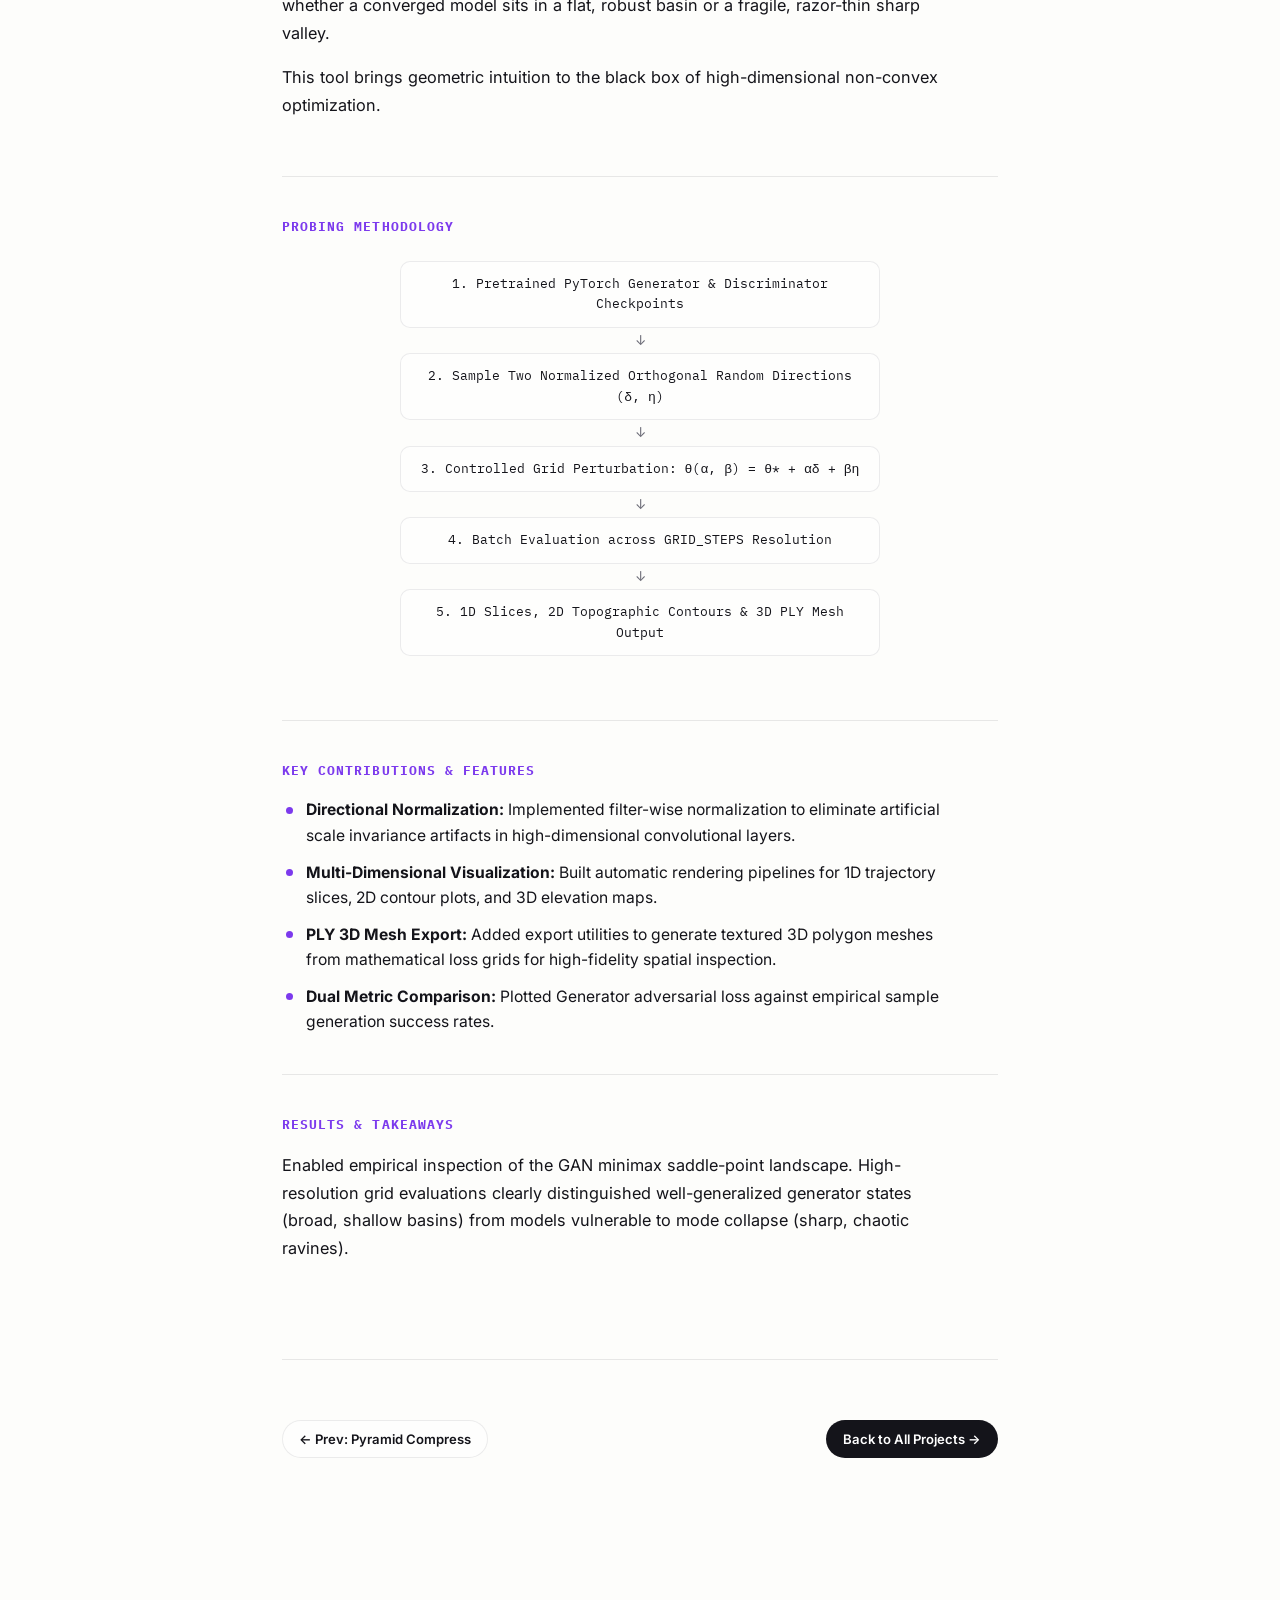
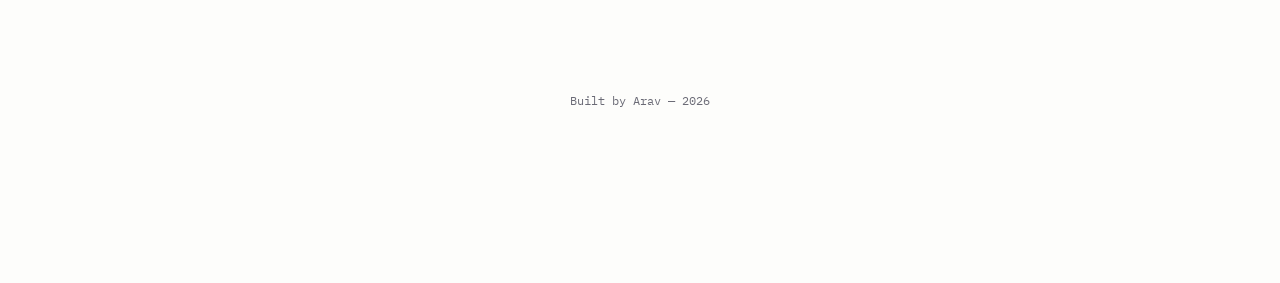
<file: projects/gan-loss-landscape.html>
<!DOCTYPE html>
<html lang="en">
<head>
<meta charset="UTF-8" />
<meta name="viewport" content="width=device-width, initial-scale=1.0" />
<title>GAN Loss Landscape — Case Study</title>
<meta name="description" content="GAN Loss Landscape: Research tool for visualizing the optimization geometry of trained GANs across 1D, 2D, and 3D parameter spaces." />

<link rel="preconnect" href="https://fonts.googleapis.com">
<link rel="preconnect" href="https://fonts.gstatic.com" crossorigin>
<link href="https://fonts.googleapis.com/css2?family=Space+Grotesk:wght@400;500;600;700&family=Inter:wght@400;500;600&family=IBM+Plex+Mono:wght@400;500&display=swap" rel="stylesheet">
<link rel="stylesheet" href="../style.css" />

<script>
  (function () {
    try {
      var saved = localStorage.getItem("theme");
      var theme = saved || (window.matchMedia && window.matchMedia("(prefers-color-scheme: dark)").matches ? "dark" : "light");
      if (theme === "dark") document.documentElement.setAttribute("data-theme", "dark");
    } catch (err) {
      console.error("[portfolio] theme init failed:", err);
    }
  })();
</script>
</head>
<body>
  <canvas id="paintCanvas" class="paint-canvas" aria-hidden="true"></canvas>

  <header class="topbar">
    <a href="../index.html" class="brand">Arav<span class="brand-dot">.</span></a>
    <ul class="topbar-nav">
      <li><a href="../index.html">Home</a></li>
      <li><a href="../index.html#about">About</a></li>
      <li><a href="index.html" class="is-active">Projects</a></li>
      <li><a href="../index.html#contact">Contact</a></li>
    </ul>
    <div class="topbar-actions">
      <a class="topbar-cta" href="https://github.com/Aravkataria/GAN-loss-landscape-visualization" target="_blank" rel="noopener">
        <span>View Repo</span>
        <svg width="14" height="14" viewBox="0 0 24 24" fill="none"><path d="M7 17L17 7M17 7H9M17 7V15" stroke="currentColor" stroke-width="2" stroke-linecap="round" stroke-linejoin="round"/></svg>
      </a>
      <button type="button" class="theme-toggle" id="themeToggle" aria-label="Toggle dark mode" aria-pressed="false">
        <span class="theme-toggle-label label-light">Light</span>
        <span class="theme-toggle-label label-dark">Dark</span>
      </button>
    </div>
  </header>

  <main id="top">
    <article class="section case-study-hero">
      <div class="breadcrumb-nav">
        <a href="index.html" class="breadcrumb-link">
          <svg width="14" height="14" viewBox="0 0 24 24" fill="none"><path d="M19 12H5M12 19l-7-7 7-7" stroke="currentColor" stroke-width="2" stroke-linecap="round" stroke-linejoin="round"/></svg>
          Back to Projects
        </a>
      </div>

      <p class="section-label">05 / Deep Learning Research</p>
      <h1 class="section-title" style="font-size: clamp(2.4rem, 6vw, 3.6rem); margin-bottom: 12px;">
        GAN Loss Landscape
      </h1>
      <p class="hero-sub" style="font-size: 1.15rem; max-width: 680px; margin-bottom: 20px;">
        Research tool for visualizing the optimization geometry of a trained GAN by perturbing its parameters along random directions and measuring Generator loss across a parameter-space grid.
      </p>

      <div class="cs-header-meta">
        <span class="project-status" data-status="research">
          <span class="project-status-dot"></span>Research
        </span>
        <span class="project-visitors">100+ visitors</span>
        <div class="project-tags">
          <span>Python</span>
          <span>PyTorch</span>
          <span>Matplotlib</span>
          <span>Deep Learning</span>
          <span>3D Mesh (PLY)</span>
          <span>Optimization Geometry</span>
        </div>
      </div>

      <div class="cs-hero-actions">
        <a href="https://github.com/Aravkataria/GAN-loss-landscape-visualization" target="_blank" rel="noopener" class="btn btn--primary btn--sm">
          View on GitHub
          <svg width="14" height="14" viewBox="0 0 24 24" fill="none"><path d="M7 17L17 7M17 7H9M17 7V15" stroke="currentColor" stroke-width="2" stroke-linecap="round" stroke-linejoin="round"/></svg>
        </a>
      </div>

      <!-- Real 3D Loss Landscape Surface Render -->
      <div class="cs-preview-media">
        <span class="cs-preview-badge">3D Loss Topology Plot</span>
        <img src="../assets/projects/gan-landscape-3d.png" alt="3D GAN Loss Landscape Surface" onerror="this.style.display='none'; document.getElementById('ganPlaceholder').style.display='flex';" />
        <div id="ganPlaceholder" class="cs-preview-media-placeholder" style="display: none;">
          <svg width="40" height="40" viewBox="0 0 24 24" fill="none"><path d="M3 3v18h18" stroke="currentColor" stroke-width="1.8" stroke-linecap="round"/><path d="M7 16l4-8 5 5 5-9" stroke="currentColor" stroke-width="1.8" stroke-linecap="round" stroke-linejoin="round"/></svg>
          <p>Add 3D Loss Surface Renders &amp; Heatmaps Here</p>
        </div>
      </div>

      <!-- Content Sections -->
      <section class="cs-section">
        <h2 class="cs-section-title">What It Is</h2>
        <div class="cs-prose">
          <p>
            GAN Loss Landscape probes the multi-million parameter space around a trained Generative Adversarial Network to visualize how Generator loss curves fluctuate under controlled perturbations. Two random normalized directions are sampled through parameter space, and loss is systematically calculated across a 2D grid slice to reconstruct the local optimization topology.
          </p>
          <p>
            The system outputs 1D directional cross-sections, 2D contour heatmaps, interactive 3D matplotlib surfaces, and exportable 3D PLY meshes for external analysis in Blender or MeshLab.
          </p>
        </div>
      </section>

      <section class="cs-section">
        <h2 class="cs-section-title">Why It Was Built</h2>
        <div class="cs-prose">
          <p>
            Training GANs is notoriously unstable (mode collapse, vanishing gradients, oscillatory dynamics). Standard 2D loss vs. epoch plots fail to reveal why training collapsed or whether a converged model sits in a flat, robust basin or a fragile, razor-thin sharp valley.
          </p>
          <p>
            This tool brings geometric intuition to the black box of high-dimensional non-convex optimization.
          </p>
        </div>
      </section>

      <section class="cs-section">
        <h2 class="cs-section-title">Probing Methodology</h2>
        <div class="pd-flow" style="max-width: 480px; margin: 24px auto;">
          <div class="pd-flow-step">1. Pretrained PyTorch Generator &amp; Discriminator Checkpoints</div>
          <div class="pd-flow-arrow" aria-hidden="true">↓</div>
          <div class="pd-flow-step">2. Sample Two Normalized Orthogonal Random Directions (&delta;, &eta;)</div>
          <div class="pd-flow-arrow" aria-hidden="true">↓</div>
          <div class="pd-flow-step">3. Controlled Grid Perturbation: &theta;(&alpha;, &beta;) = &theta;* + &alpha;&delta; + &beta;&eta;</div>
          <div class="pd-flow-arrow" aria-hidden="true">↓</div>
          <div class="pd-flow-step">4. Batch Evaluation across GRID_STEPS Resolution</div>
          <div class="pd-flow-arrow" aria-hidden="true">↓</div>
          <div class="pd-flow-step">5. 1D Slices, 2D Topographic Contours &amp; 3D PLY Mesh Output</div>
        </div>
      </section>

      <section class="cs-section">
        <h2 class="cs-section-title">Key Contributions &amp; Features</h2>
        <ul class="cs-key-points">
          <li><strong>Directional Normalization:</strong> Implemented filter-wise normalization to eliminate artificial scale invariance artifacts in high-dimensional convolutional layers.</li>
          <li><strong>Multi-Dimensional Visualization:</strong> Built automatic rendering pipelines for 1D trajectory slices, 2D contour plots, and 3D elevation maps.</li>
          <li><strong>PLY 3D Mesh Export:</strong> Added export utilities to generate textured 3D polygon meshes from mathematical loss grids for high-fidelity spatial inspection.</li>
          <li><strong>Dual Metric Comparison:</strong> Plotted Generator adversarial loss against empirical sample generation success rates.</li>
        </ul>
      </section>

      <section class="cs-section">
        <h2 class="cs-section-title">Results &amp; Takeaways</h2>
        <div class="cs-prose">
          <p>
            Enabled empirical inspection of the GAN minimax saddle-point landscape. High-resolution grid evaluations clearly distinguished well-generalized generator states (broad, shallow basins) from models vulnerable to mode collapse (sharp, chaotic ravines).
          </p>
        </div>
      </section>

      <!-- Bottom Navigation -->
      <div class="cs-footer-nav">
        <a href="pyramid-compression.html" class="btn btn--ghost btn--sm">
          &larr; Prev: Pyramid Compress
        </a>
        <a href="index.html" class="btn btn--primary btn--sm">
          Back to All Projects &rarr;
        </a>
      </div>
    </article>

    <footer class="footer">
      <p>Built by Arav — <span id="year"></span></p>
    </footer>
  </main>

  <script src="../script.js"></script>
</body>
</html>
</file>
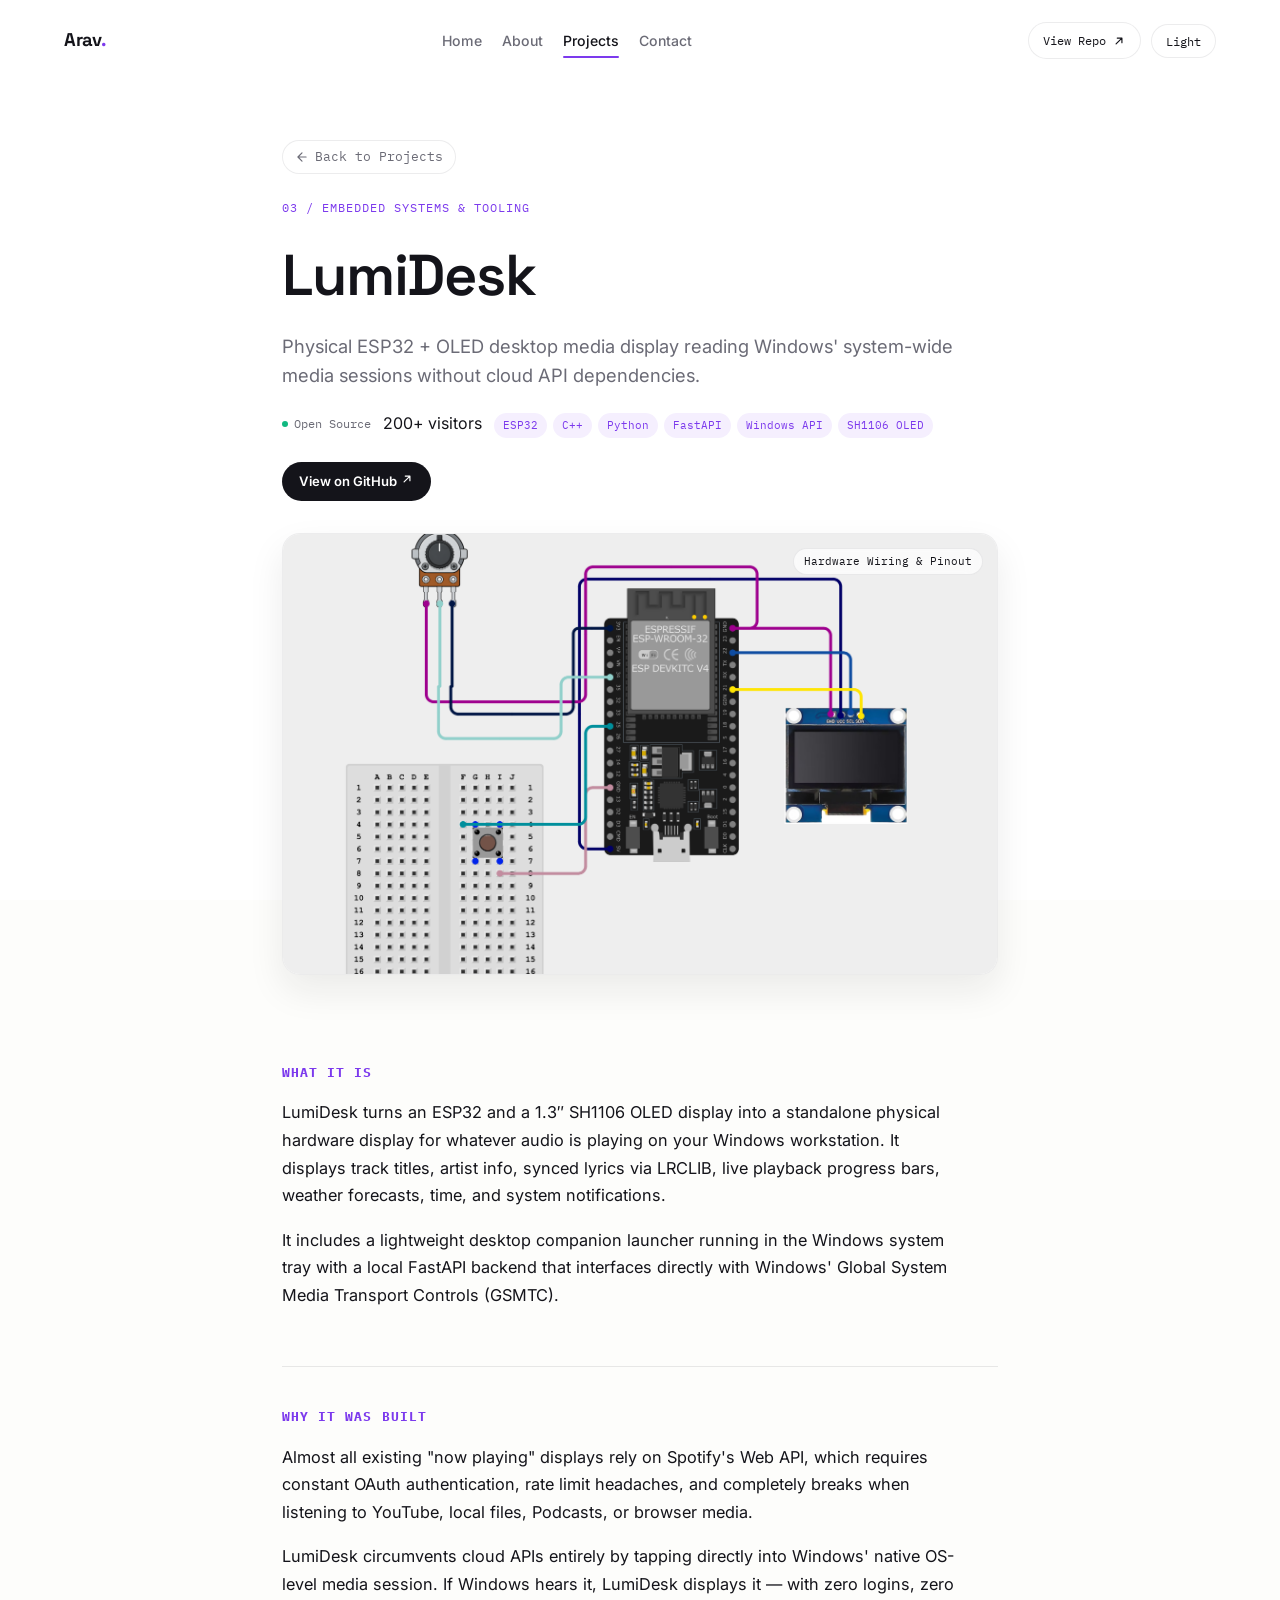
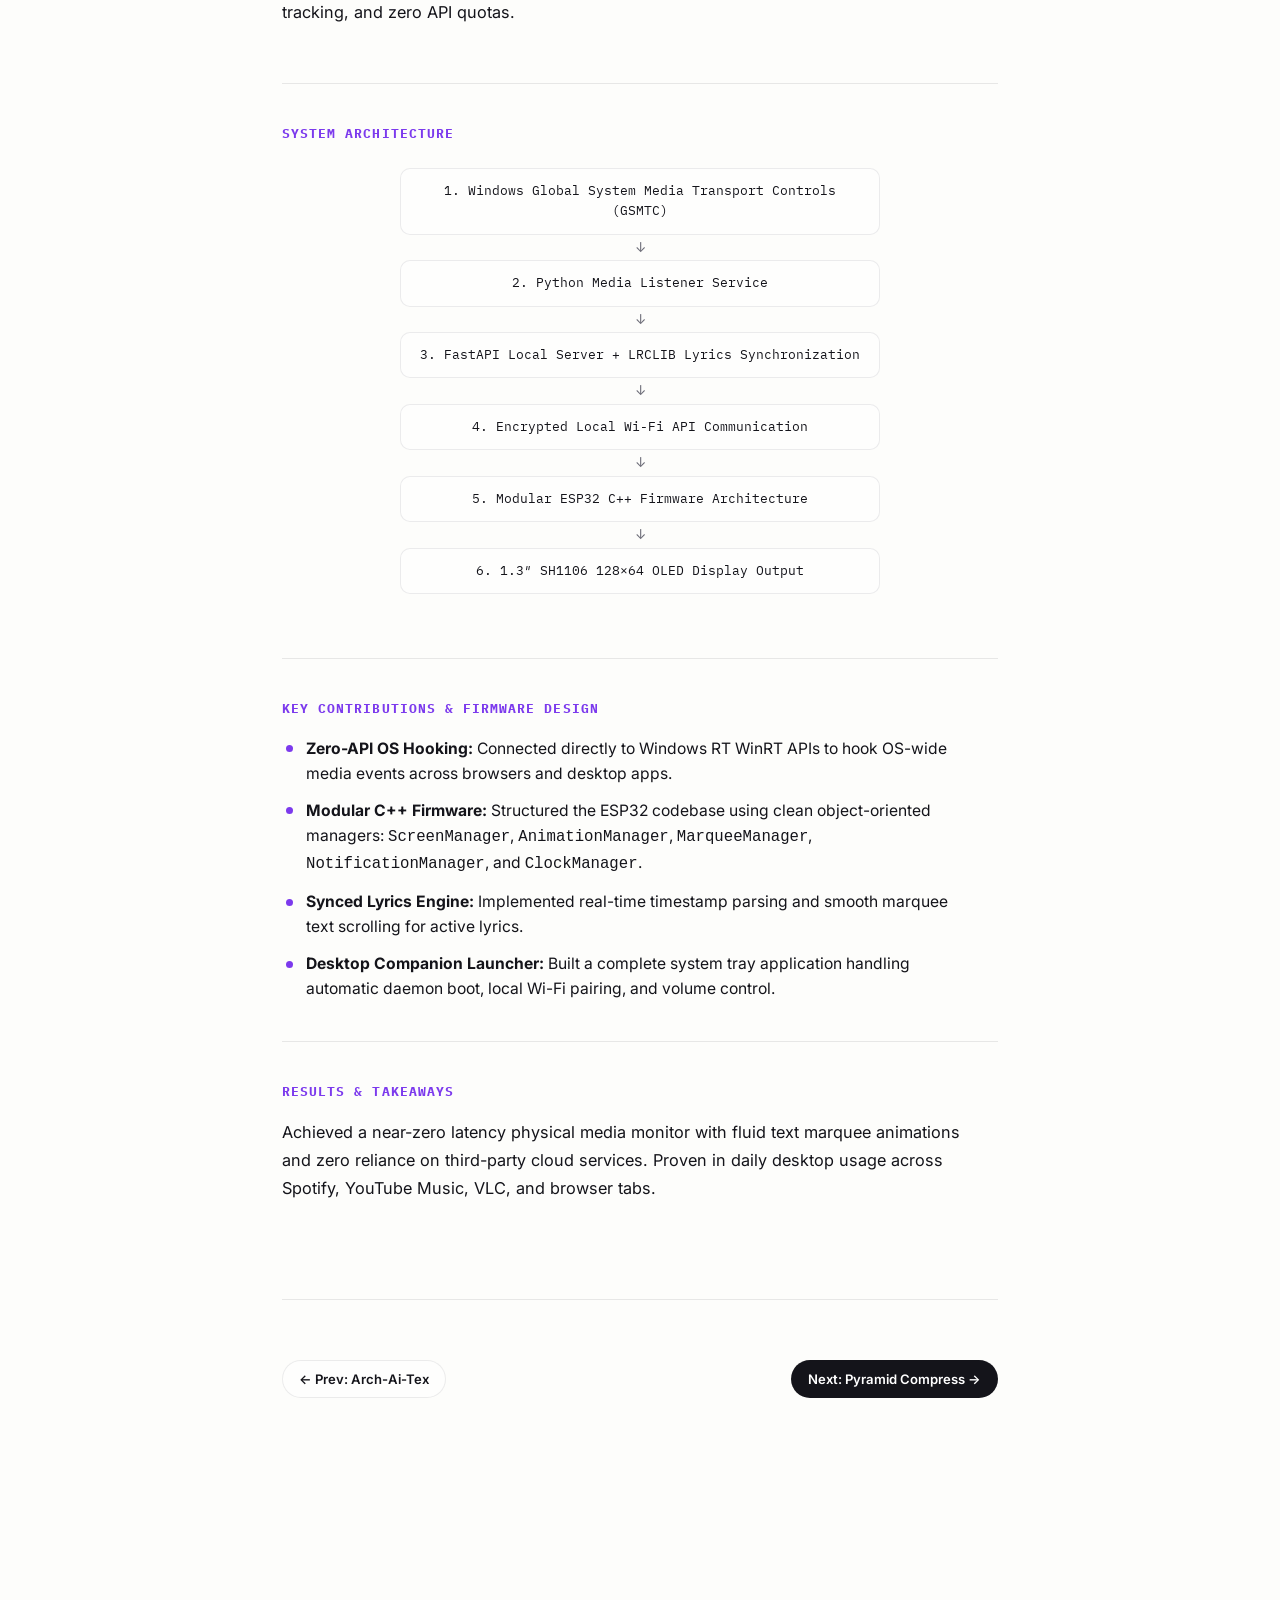
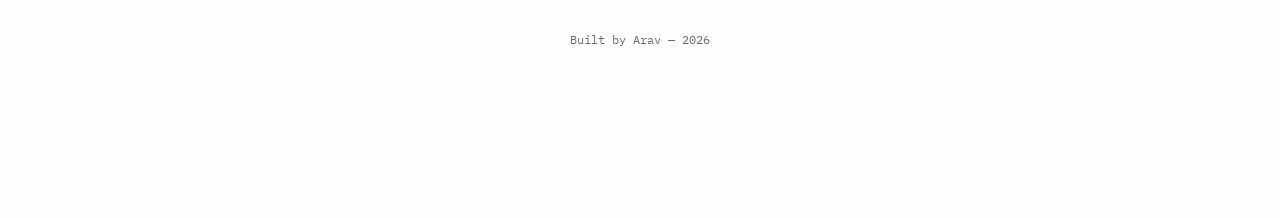
<file: projects/lumidesk.html>
<!DOCTYPE html>
<html lang="en">
<head>
<meta charset="UTF-8" />
<meta name="viewport" content="width=device-width, initial-scale=1.0" />
<title>LumiDesk — Case Study</title>
<meta name="description" content="LumiDesk: An ESP32 + OLED desktop media display reading Windows' system-wide media transport controls without external API dependencies." />

<link rel="preconnect" href="https://fonts.googleapis.com">
<link rel="preconnect" href="https://fonts.gstatic.com" crossorigin>
<link href="https://fonts.googleapis.com/css2?family=Space+Grotesk:wght@400;500;600;700&family=Inter:wght@400;500;600&family=IBM+Plex+Mono:wght@400;500&display=swap" rel="stylesheet">
<link rel="stylesheet" href="../style.css" />

<script>
  (function () {
    try {
      var saved = localStorage.getItem("theme");
      var theme = saved || (window.matchMedia && window.matchMedia("(prefers-color-scheme: dark)").matches ? "dark" : "light");
      if (theme === "dark") document.documentElement.setAttribute("data-theme", "dark");
    } catch (err) {
      console.error("[portfolio] theme init failed:", err);
    }
  })();
</script>
</head>
<body>
  <canvas id="paintCanvas" class="paint-canvas" aria-hidden="true"></canvas>

  <header class="topbar">
    <a href="../index.html" class="brand">Arav<span class="brand-dot">.</span></a>
    <ul class="topbar-nav">
      <li><a href="../index.html">Home</a></li>
      <li><a href="../index.html#about">About</a></li>
      <li><a href="index.html" class="is-active">Projects</a></li>
      <li><a href="../index.html#contact">Contact</a></li>
    </ul>
    <div class="topbar-actions">
      <a class="topbar-cta" href="https://github.com/Aravkataria/LumiDesk" target="_blank" rel="noopener">
        <span>View Repo</span>
        <svg width="14" height="14" viewBox="0 0 24 24" fill="none"><path d="M7 17L17 7M17 7H9M17 7V15" stroke="currentColor" stroke-width="2" stroke-linecap="round" stroke-linejoin="round"/></svg>
      </a>
      <button type="button" class="theme-toggle" id="themeToggle" aria-label="Toggle dark mode" aria-pressed="false">
        <span class="theme-toggle-label label-light">Light</span>
        <span class="theme-toggle-label label-dark">Dark</span>
      </button>
    </div>
  </header>

  <main id="top">
    <article class="section case-study-hero">
      <div class="breadcrumb-nav">
        <a href="index.html" class="breadcrumb-link">
          <svg width="14" height="14" viewBox="0 0 24 24" fill="none"><path d="M19 12H5M12 19l-7-7 7-7" stroke="currentColor" stroke-width="2" stroke-linecap="round" stroke-linejoin="round"/></svg>
          Back to Projects
        </a>
      </div>

      <p class="section-label">03 / Embedded Systems &amp; Tooling</p>
      <h1 class="section-title" style="font-size: clamp(2.4rem, 6vw, 3.6rem); margin-bottom: 12px;">
        LumiDesk
      </h1>
      <p class="hero-sub" style="font-size: 1.15rem; max-width: 680px; margin-bottom: 20px;">
        Physical ESP32 + OLED desktop media display reading Windows' system-wide media sessions without cloud API dependencies.
      </p>

      <div class="cs-header-meta">
        <span class="project-status" data-status="open-source">
          <span class="project-status-dot"></span>Open Source
        </span>
        <span class="project-visitors">200+ visitors</span>
        <div class="project-tags">
          <span>ESP32</span>
          <span>C++</span>
          <span>Python</span>
          <span>FastAPI</span>
          <span>Windows API</span>
          <span>SH1106 OLED</span>
        </div>
      </div>

      <div class="cs-hero-actions">
        <a href="https://github.com/Aravkataria/LumiDesk" target="_blank" rel="noopener" class="btn btn--primary btn--sm">
          View on GitHub
          <svg width="14" height="14" viewBox="0 0 24 24" fill="none"><path d="M7 17L17 7M17 7H9M17 7V15" stroke="currentColor" stroke-width="2" stroke-linecap="round" stroke-linejoin="round"/></svg>
        </a>
      </div>

      <!-- Real Circuit Schematic / Hardware Screenshot -->
      <div class="cs-preview-media">
        <span class="cs-preview-badge">Hardware Wiring &amp; Pinout</span>
        <img src="../assets/projects/lumidesk-circuit.png" alt="LumiDesk ESP32 + SH1106 OLED Circuit Wiring" onerror="this.style.display='none'; document.getElementById('lumideskPlaceholder').style.display='flex';" />
        <div id="lumideskPlaceholder" class="cs-preview-media-placeholder" style="display: none;">
          <svg width="40" height="40" viewBox="0 0 24 24" fill="none"><rect x="2" y="6" width="20" height="12" rx="2" stroke="currentColor" stroke-width="1.8"/><path d="M6 12h.01M10 12h.01M14 12h.01" stroke="currentColor" stroke-width="2" stroke-linecap="round"/></svg>
          <p>LumiDesk Circuit Diagram</p>
        </div>
      </div>

      <!-- Content Sections -->
      <section class="cs-section">
        <h2 class="cs-section-title">What It Is</h2>
        <div class="cs-prose">
          <p>
            LumiDesk turns an ESP32 and a 1.3″ SH1106 OLED display into a standalone physical hardware display for whatever audio is playing on your Windows workstation. It displays track titles, artist info, synced lyrics via LRCLIB, live playback progress bars, weather forecasts, time, and system notifications.
          </p>
          <p>
            It includes a lightweight desktop companion launcher running in the Windows system tray with a local FastAPI backend that interfaces directly with Windows' Global System Media Transport Controls (GSMTC).
          </p>
        </div>
      </section>

      <section class="cs-section">
        <h2 class="cs-section-title">Why It Was Built</h2>
        <div class="cs-prose">
          <p>
            Almost all existing "now playing" displays rely on Spotify's Web API, which requires constant OAuth authentication, rate limit headaches, and completely breaks when listening to YouTube, local files, Podcasts, or browser media.
          </p>
          <p>
            LumiDesk circumvents cloud APIs entirely by tapping directly into Windows' native OS-level media session. If Windows hears it, LumiDesk displays it — with zero logins, zero tracking, and zero API quotas.
          </p>
        </div>
      </section>

      <section class="cs-section">
        <h2 class="cs-section-title">System Architecture</h2>
        <div class="pd-flow" style="max-width: 480px; margin: 24px auto;">
          <div class="pd-flow-step">1. Windows Global System Media Transport Controls (GSMTC)</div>
          <div class="pd-flow-arrow" aria-hidden="true">↓</div>
          <div class="pd-flow-step">2. Python Media Listener Service</div>
          <div class="pd-flow-arrow" aria-hidden="true">↓</div>
          <div class="pd-flow-step">3. FastAPI Local Server + LRCLIB Lyrics Synchronization</div>
          <div class="pd-flow-arrow" aria-hidden="true">↓</div>
          <div class="pd-flow-step">4. Encrypted Local Wi-Fi API Communication</div>
          <div class="pd-flow-arrow" aria-hidden="true">↓</div>
          <div class="pd-flow-step">5. Modular ESP32 C++ Firmware Architecture</div>
          <div class="pd-flow-arrow" aria-hidden="true">↓</div>
          <div class="pd-flow-step">6. 1.3″ SH1106 128×64 OLED Display Output</div>
        </div>
      </section>

      <section class="cs-section">
        <h2 class="cs-section-title">Key Contributions &amp; Firmware Design</h2>
        <ul class="cs-key-points">
          <li><strong>Zero-API OS Hooking:</strong> Connected directly to Windows RT WinRT APIs to hook OS-wide media events across browsers and desktop apps.</li>
          <li><strong>Modular C++ Firmware:</strong> Structured the ESP32 codebase using clean object-oriented managers: <code>ScreenManager</code>, <code>AnimationManager</code>, <code>MarqueeManager</code>, <code>NotificationManager</code>, and <code>ClockManager</code>.</li>
          <li><strong>Synced Lyrics Engine:</strong> Implemented real-time timestamp parsing and smooth marquee text scrolling for active lyrics.</li>
          <li><strong>Desktop Companion Launcher:</strong> Built a complete system tray application handling automatic daemon boot, local Wi-Fi pairing, and volume control.</li>
        </ul>
      </section>

      <section class="cs-section">
        <h2 class="cs-section-title">Results &amp; Takeaways</h2>
        <div class="cs-prose">
          <p>
            Achieved a near-zero latency physical media monitor with fluid text marquee animations and zero reliance on third-party cloud services. Proven in daily desktop usage across Spotify, YouTube Music, VLC, and browser tabs.
          </p>
        </div>
      </section>

      <!-- Bottom Navigation -->
      <div class="cs-footer-nav">
        <a href="arch-ai-tex.html" class="btn btn--ghost btn--sm">
          &larr; Prev: Arch-Ai-Tex
        </a>
        <a href="pyramid-compression.html" class="btn btn--primary btn--sm">
          Next: Pyramid Compress &rarr;
        </a>
      </div>
    </article>

    <footer class="footer">
      <p>Built by Arav — <span id="year"></span></p>
    </footer>
  </main>

  <script src="../script.js"></script>
</body>
</html>
</file>
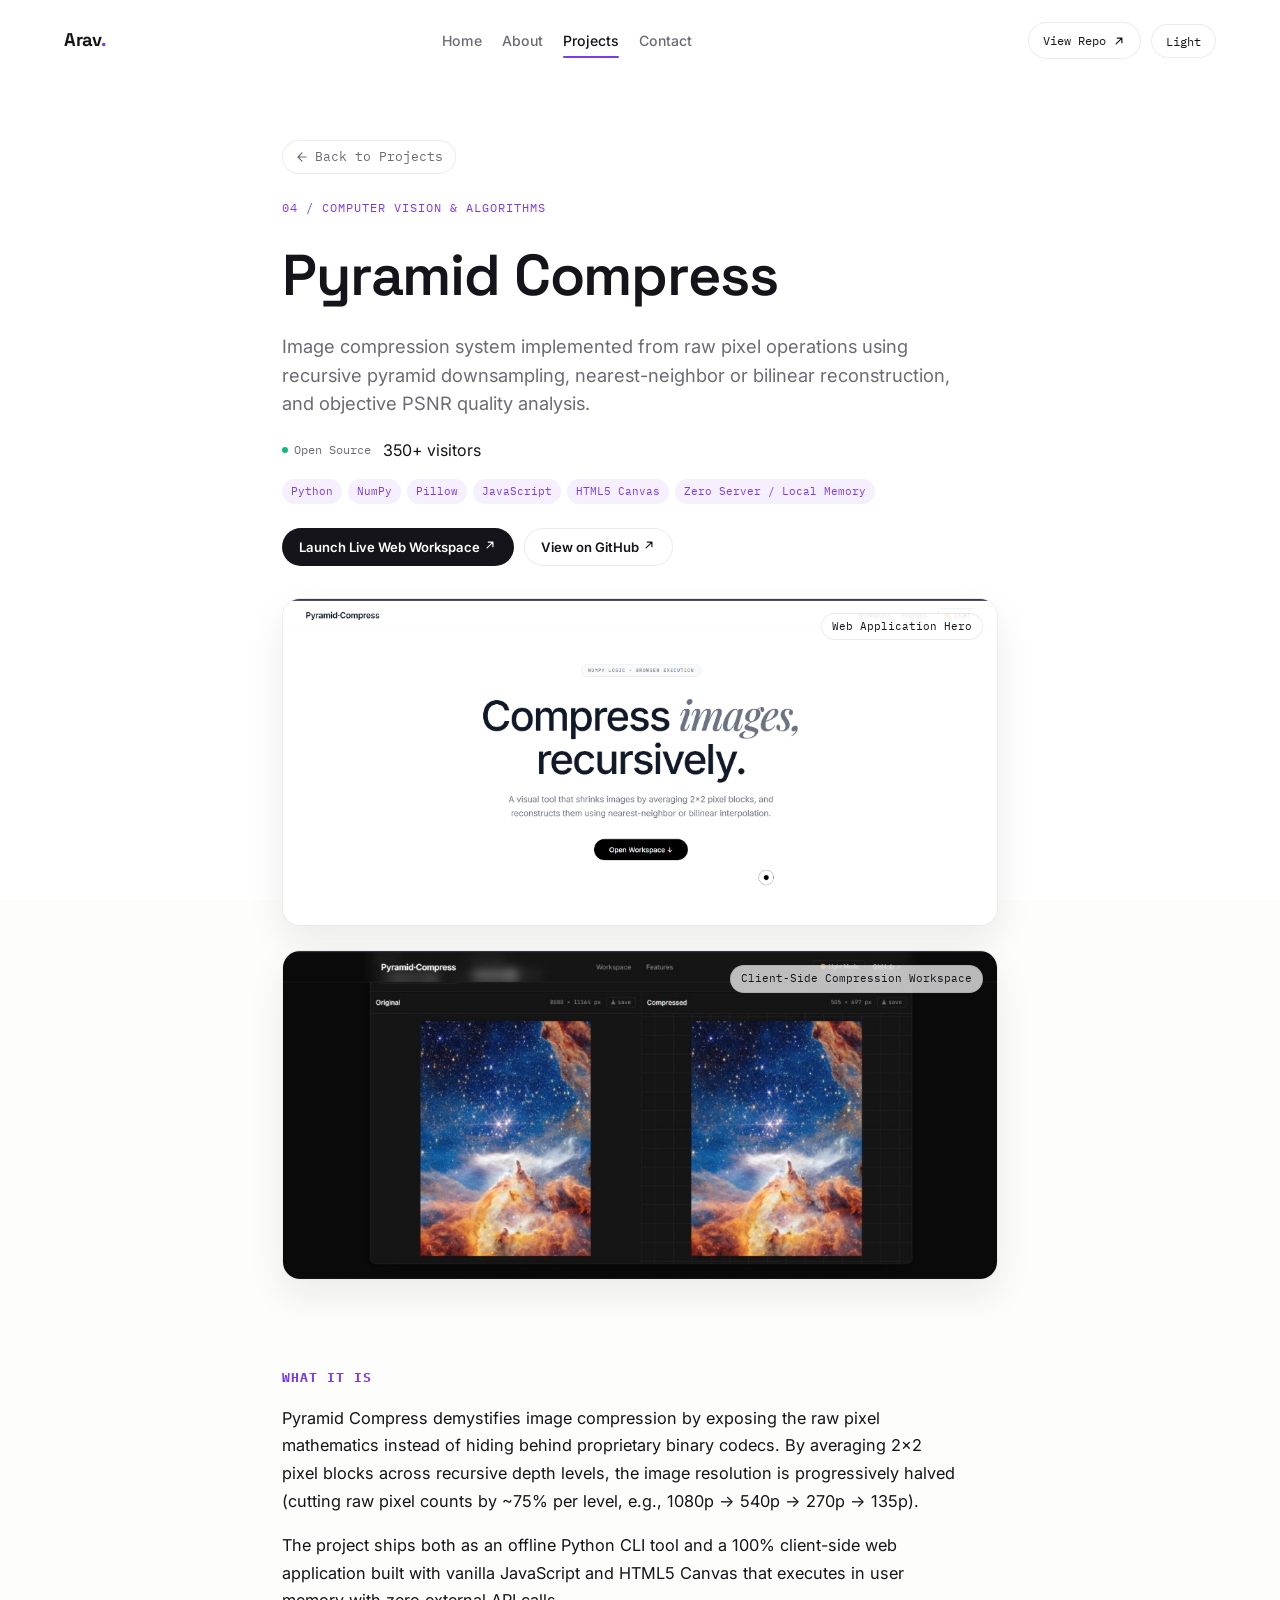
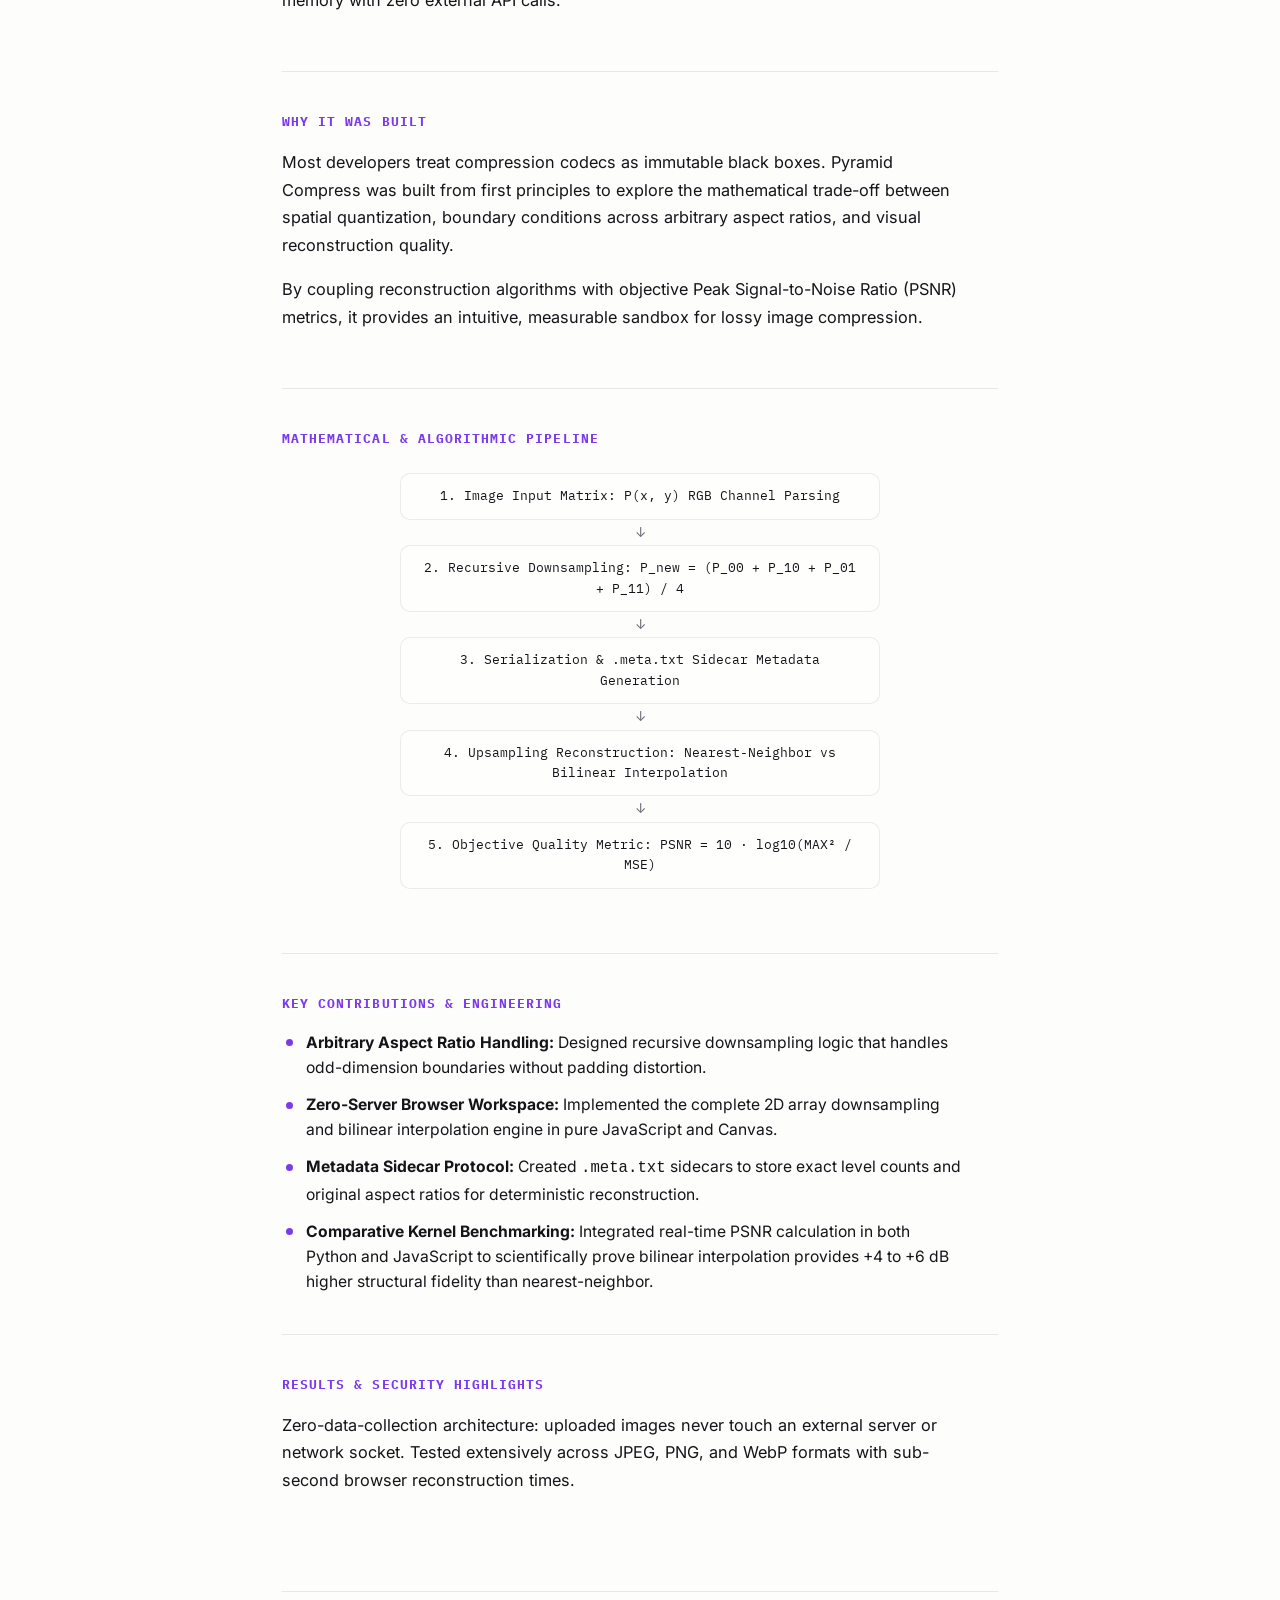
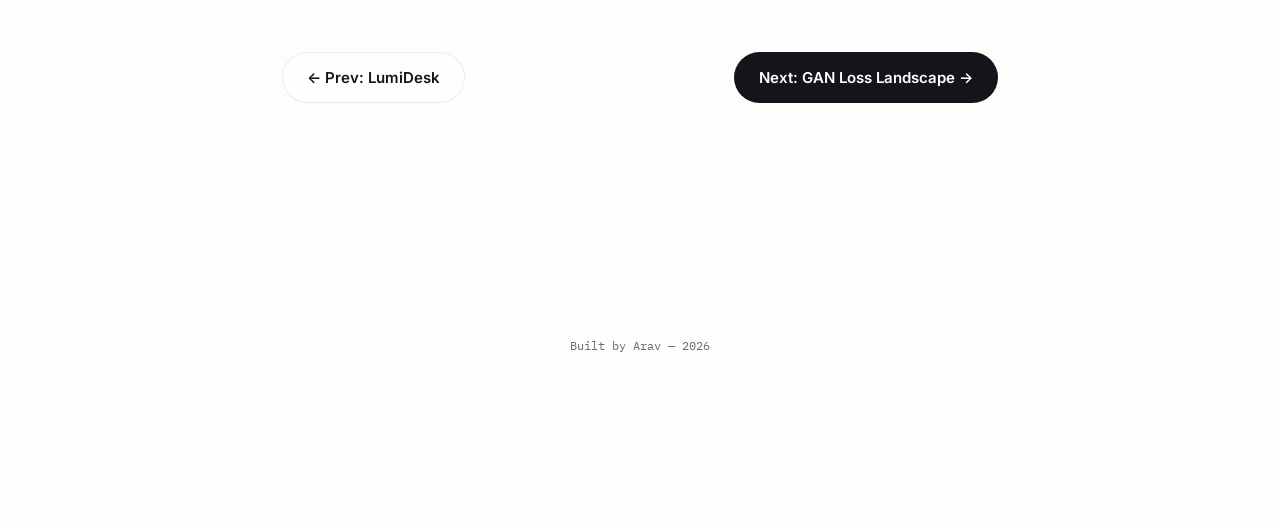
<file: projects/pyramid-compression.html>
<!DOCTYPE html>
<html lang="en">
<head>
<meta charset="UTF-8" />
<meta name="viewport" content="width=device-width, initial-scale=1.0" />
<title>Pyramid Compress — Case Study</title>
<meta name="description" content="Pyramid Compress: Image compression built from raw pixel operations using recursive pyramid downsampling and bilinear reconstruction with interactive client-side web workspace." />

<link rel="preconnect" href="https://fonts.googleapis.com">
<link rel="preconnect" href="https://fonts.gstatic.com" crossorigin>
<link href="https://fonts.googleapis.com/css2?family=Space+Grotesk:wght@400;500;600;700&family=Inter:wght@400;500;600&family=IBM+Plex+Mono:wght@400;500&display=swap" rel="stylesheet">
<link rel="stylesheet" href="../style.css" />

<script>
  (function () {
    try {
      var saved = localStorage.getItem("theme");
      var theme = saved || (window.matchMedia && window.matchMedia("(prefers-color-scheme: dark)").matches ? "dark" : "light");
      if (theme === "dark") document.documentElement.setAttribute("data-theme", "dark");
    } catch (err) {
      console.error("[portfolio] theme init failed:", err);
    }
  })();
</script>
</head>
<body>
  <canvas id="paintCanvas" class="paint-canvas" aria-hidden="true"></canvas>

  <header class="topbar">
    <a href="../index.html" class="brand">Arav<span class="brand-dot">.</span></a>
    <ul class="topbar-nav">
      <li><a href="../index.html">Home</a></li>
      <li><a href="../index.html#about">About</a></li>
      <li><a href="index.html" class="is-active">Projects</a></li>
      <li><a href="../index.html#contact">Contact</a></li>
    </ul>
    <div class="topbar-actions">
      <a class="topbar-cta" href="https://github.com/Aravkataria/pyramid-compression" target="_blank" rel="noopener">
        <span>View Repo</span>
        <svg width="14" height="14" viewBox="0 0 24 24" fill="none"><path d="M7 17L17 7M17 7H9M17 7V15" stroke="currentColor" stroke-width="2" stroke-linecap="round" stroke-linejoin="round"/></svg>
      </a>
      <button type="button" class="theme-toggle" id="themeToggle" aria-label="Toggle dark mode" aria-pressed="false">
        <span class="theme-toggle-label label-light">Light</span>
        <span class="theme-toggle-label label-dark">Dark</span>
      </button>
    </div>
  </header>

  <main id="top">
    <article class="section case-study-hero">
      <div class="breadcrumb-nav">
        <a href="index.html" class="breadcrumb-link">
          <svg width="14" height="14" viewBox="0 0 24 24" fill="none"><path d="M19 12H5M12 19l-7-7 7-7" stroke="currentColor" stroke-width="2" stroke-linecap="round" stroke-linejoin="round"/></svg>
          Back to Projects
        </a>
      </div>

      <p class="section-label">04 / Computer Vision &amp; Algorithms</p>
      <h1 class="section-title" style="font-size: clamp(2.4rem, 6vw, 3.6rem); margin-bottom: 12px;">
        Pyramid Compress
      </h1>
      <p class="hero-sub" style="font-size: 1.15rem; max-width: 680px; margin-bottom: 20px;">
        Image compression system implemented from raw pixel operations using recursive pyramid downsampling, nearest-neighbor or bilinear reconstruction, and objective PSNR quality analysis.
      </p>

      <div class="cs-header-meta">
        <span class="project-status" data-status="open-source">
          <span class="project-status-dot"></span>Open Source
        </span>
        <span class="project-visitors">350+ visitors</span>
        <div class="project-tags">
          <span>Python</span>
          <span>NumPy</span>
          <span>Pillow</span>
          <span>JavaScript</span>
          <span>HTML5 Canvas</span>
          <span>Zero Server / Local Memory</span>
        </div>
      </div>

      <div class="cs-hero-actions">
        <a href="https://aravkataria.github.io/pyramid-compression/" target="_blank" rel="noopener" class="btn btn--primary btn--sm">
          Launch Live Web Workspace
          <svg width="14" height="14" viewBox="0 0 24 24" fill="none"><path d="M7 17L17 7M17 7H9M17 7V15" stroke="currentColor" stroke-width="2" stroke-linecap="round" stroke-linejoin="round"/></svg>
        </a>
        <a href="https://github.com/Aravkataria/pyramid-compression" target="_blank" rel="noopener" class="btn btn--ghost btn--sm">
          View on GitHub
          <svg width="14" height="14" viewBox="0 0 24 24" fill="none"><path d="M7 17L17 7M17 7H9M17 7V15" stroke="currentColor" stroke-width="2" stroke-linecap="round" stroke-linejoin="round"/></svg>
        </a>
      </div>

      <!-- Pyramid Compress Live Frontend Screenshots -->
      <div class="cs-preview-media" style="margin-bottom: 24px;">
        <span class="cs-preview-badge">Web Application Hero</span>
        <img src="../assets/projects/pyramid-landing.png" alt="Pyramid Compress Interactive Web Landing Page" />
      </div>

      <div class="cs-preview-media" style="margin-top: 0; margin-bottom: 48px;">
        <span class="cs-preview-badge">Client-Side Compression Workspace</span>
        <img src="../assets/projects/pyramid-workspace.jpg" alt="Pyramid Compress Real-Time Side-by-Side Reconstruction Workspace" />
      </div>

      <!-- Content Sections -->
      <section class="cs-section">
        <h2 class="cs-section-title">What It Is</h2>
        <div class="cs-prose">
          <p>
            Pyramid Compress demystifies image compression by exposing the raw pixel mathematics instead of hiding behind proprietary binary codecs. By averaging 2×2 pixel blocks across recursive depth levels, the image resolution is progressively halved (cutting raw pixel counts by ~75% per level, e.g., 1080p &rarr; 540p &rarr; 270p &rarr; 135p).
          </p>
          <p>
            The project ships both as an offline Python CLI tool and a 100% client-side web application built with vanilla JavaScript and HTML5 Canvas that executes in user memory with zero external API calls.
          </p>
        </div>
      </section>

      <section class="cs-section">
        <h2 class="cs-section-title">Why It Was Built</h2>
        <div class="cs-prose">
          <p>
            Most developers treat compression codecs as immutable black boxes. Pyramid Compress was built from first principles to explore the mathematical trade-off between spatial quantization, boundary conditions across arbitrary aspect ratios, and visual reconstruction quality.
          </p>
          <p>
            By coupling reconstruction algorithms with objective Peak Signal-to-Noise Ratio (PSNR) metrics, it provides an intuitive, measurable sandbox for lossy image compression.
          </p>
        </div>
      </section>

      <section class="cs-section">
        <h2 class="cs-section-title">Mathematical &amp; Algorithmic Pipeline</h2>
        <div class="pd-flow" style="max-width: 480px; margin: 24px auto;">
          <div class="pd-flow-step">1. Image Input Matrix: P(x, y) RGB Channel Parsing</div>
          <div class="pd-flow-arrow" aria-hidden="true">↓</div>
          <div class="pd-flow-step">2. Recursive Downsampling: P_new = (P_00 + P_10 + P_01 + P_11) / 4</div>
          <div class="pd-flow-arrow" aria-hidden="true">↓</div>
          <div class="pd-flow-step">3. Serialization &amp; .meta.txt Sidecar Metadata Generation</div>
          <div class="pd-flow-arrow" aria-hidden="true">↓</div>
          <div class="pd-flow-step">4. Upsampling Reconstruction: Nearest-Neighbor vs Bilinear Interpolation</div>
          <div class="pd-flow-arrow" aria-hidden="true">↓</div>
          <div class="pd-flow-step">5. Objective Quality Metric: PSNR = 10 · log10(MAX² / MSE)</div>
        </div>
      </section>

      <section class="cs-section">
        <h2 class="cs-section-title">Key Contributions &amp; Engineering</h2>
        <ul class="cs-key-points">
          <li><strong>Arbitrary Aspect Ratio Handling:</strong> Designed recursive downsampling logic that handles odd-dimension boundaries without padding distortion.</li>
          <li><strong>Zero-Server Browser Workspace:</strong> Implemented the complete 2D array downsampling and bilinear interpolation engine in pure JavaScript and Canvas.</li>
          <li><strong>Metadata Sidecar Protocol:</strong> Created <code>.meta.txt</code> sidecars to store exact level counts and original aspect ratios for deterministic reconstruction.</li>
          <li><strong>Comparative Kernel Benchmarking:</strong> Integrated real-time PSNR calculation in both Python and JavaScript to scientifically prove bilinear interpolation provides +4 to +6 dB higher structural fidelity than nearest-neighbor.</li>
        </ul>
      </section>

      <section class="cs-section">
        <h2 class="cs-section-title">Results &amp; Security Highlights</h2>
        <div class="cs-prose">
          <p>
            Zero-data-collection architecture: uploaded images never touch an external server or network socket. Tested extensively across JPEG, PNG, and WebP formats with sub-second browser reconstruction times.
          </p>
        </div>
      </section>

      <!-- Bottom Navigation -->
      <div class="cs-footer-nav">
        <a href="lumidesk.html" class="btn btn--ghost">
          &larr; Prev: LumiDesk
        </a>
        <a href="gan-loss-landscape.html" class="btn btn--primary">
          Next: GAN Loss Landscape &rarr;
        </a>
      </div>
    </article>

    <footer class="footer">
      <p>Built by Arav — <span id="year"></span></p>
    </footer>
  </main>

  <script src="../script.js"></script>
</body>
</html>
</file>
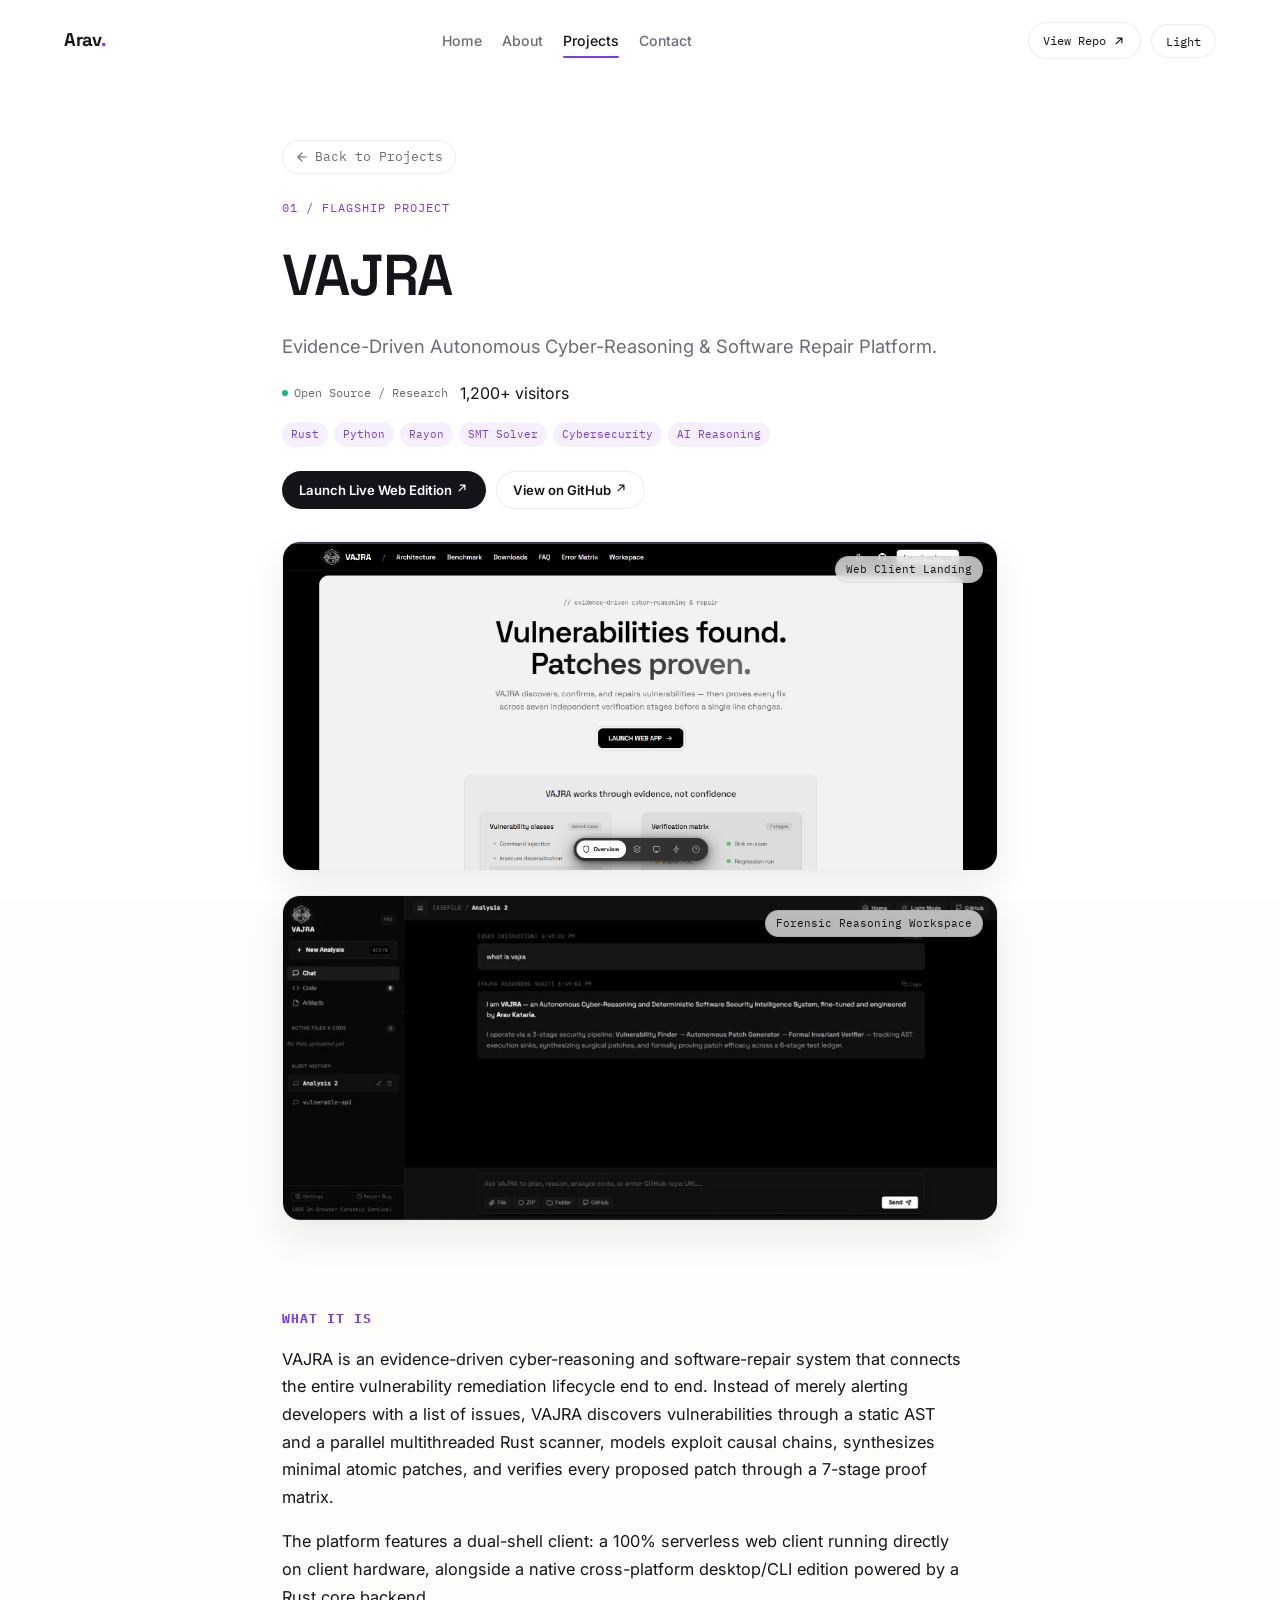
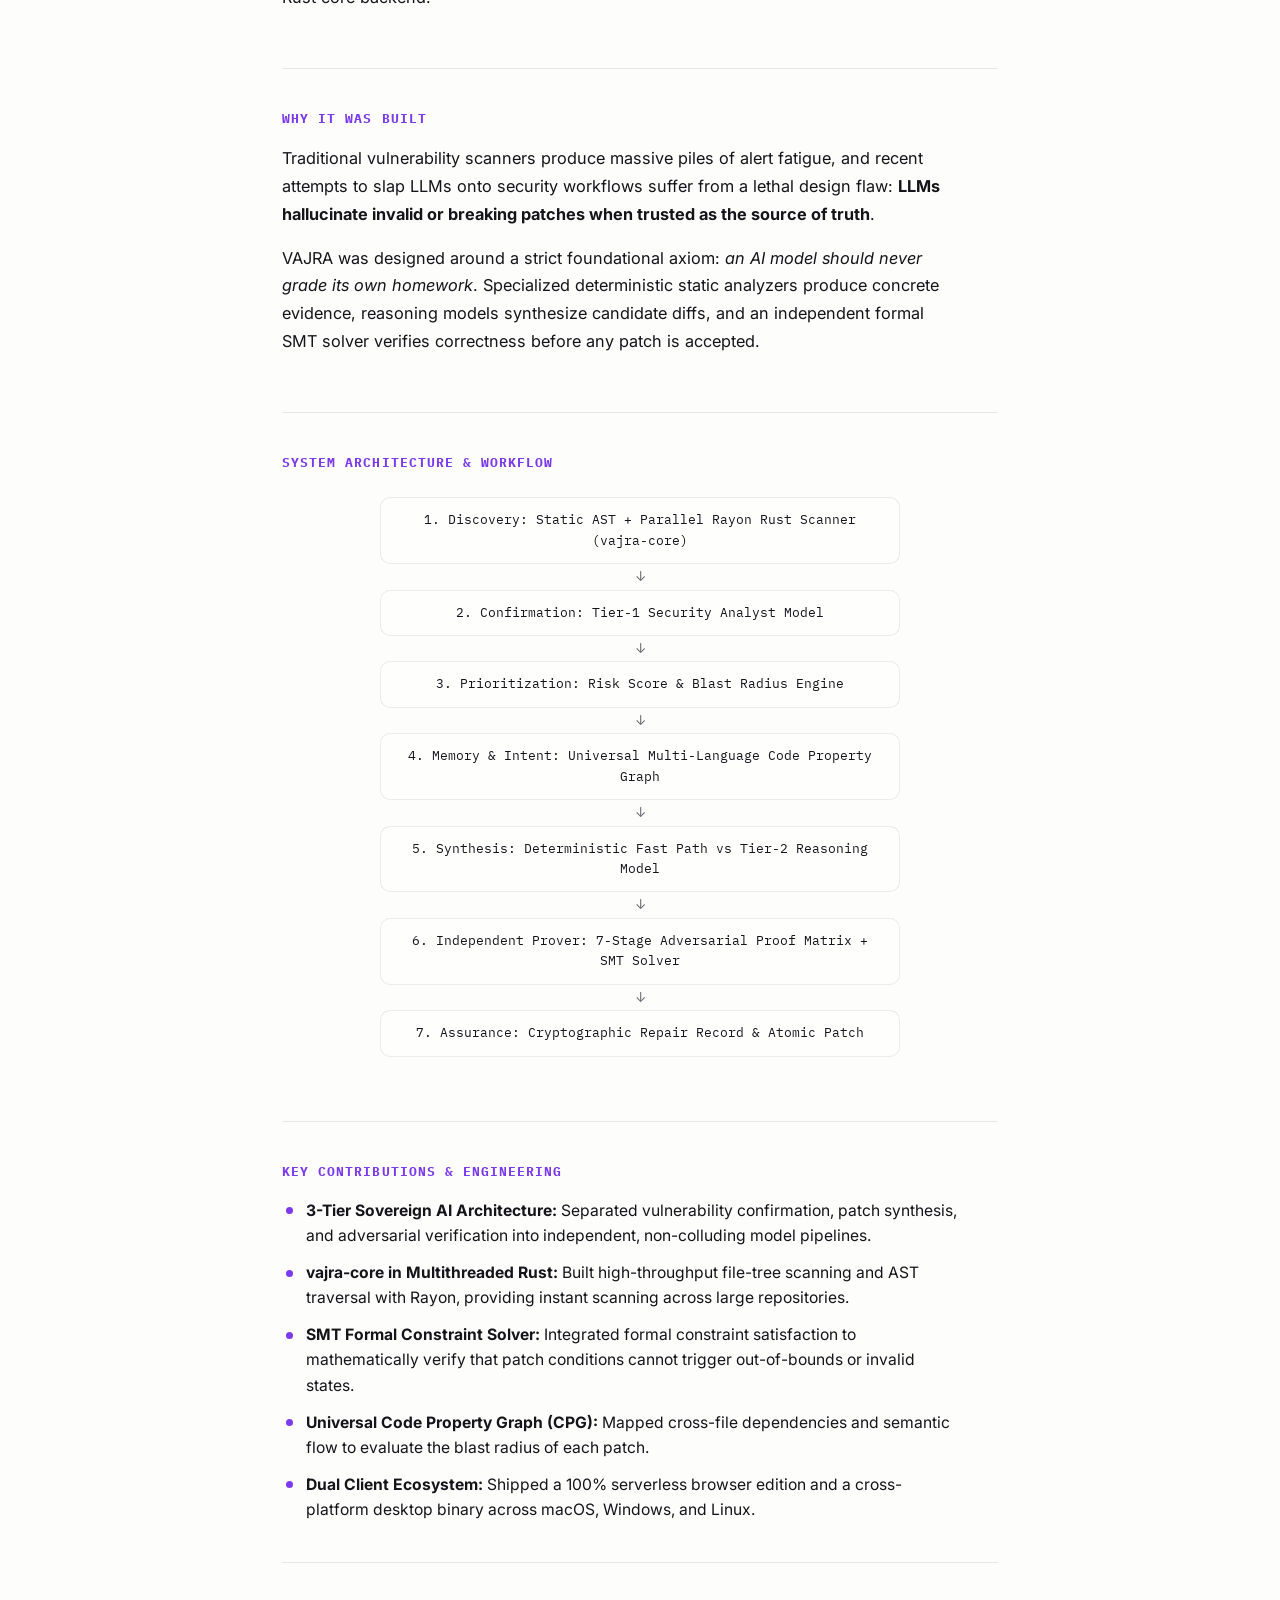
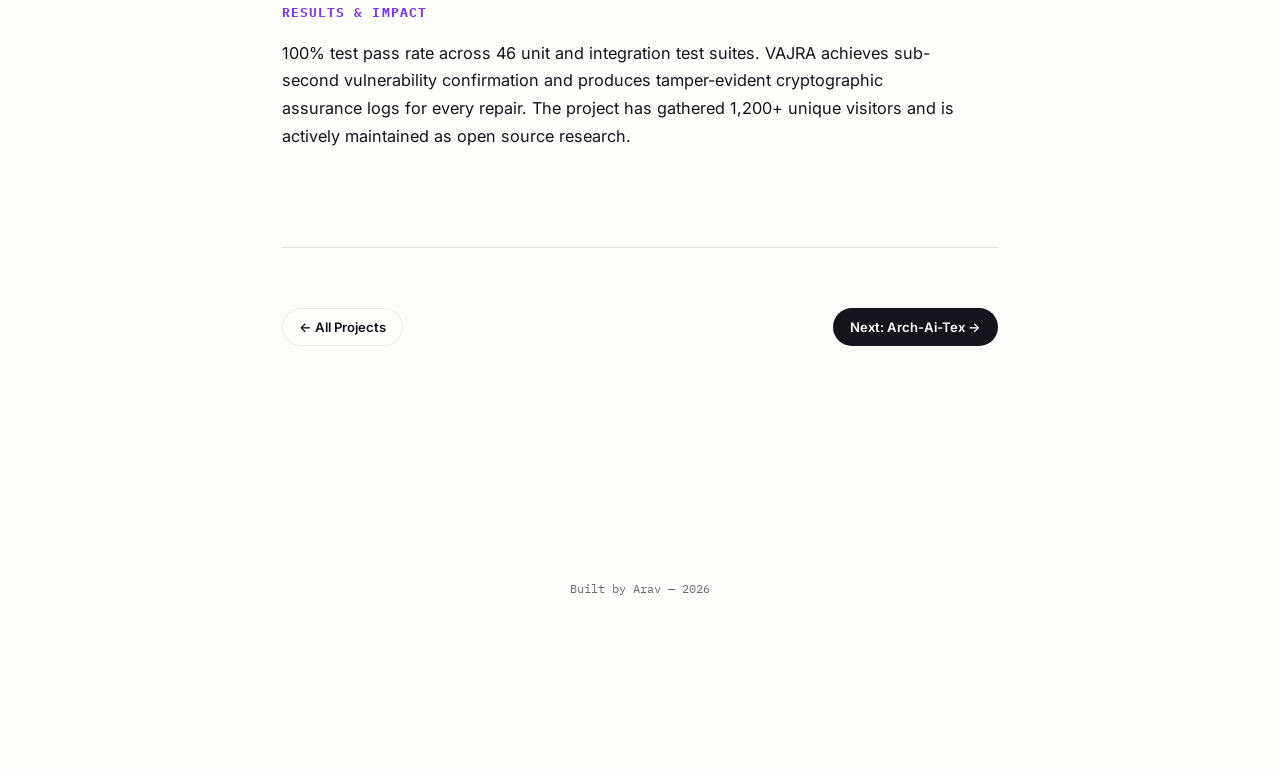
<file: projects/vajra.html>
<!DOCTYPE html>
<html lang="en">
<head>
<meta charset="UTF-8" />
<meta name="viewport" content="width=device-width, initial-scale=1.0" />
<title>VAJRA — Case Study</title>
<meta name="description" content="VAJRA: Evidence-driven autonomous cyber-reasoning and software repair platform with multithreaded Rust core and SMT formal verification." />

<link rel="preconnect" href="https://fonts.googleapis.com">
<link rel="preconnect" href="https://fonts.gstatic.com" crossorigin>
<link href="https://fonts.googleapis.com/css2?family=Space+Grotesk:wght@400;500;600;700&family=Inter:wght@400;500;600&family=IBM+Plex+Mono:wght@400;500&display=swap" rel="stylesheet">
<link rel="stylesheet" href="../style.css" />

<script>
  (function () {
    try {
      var saved = localStorage.getItem("theme");
      var theme = saved || (window.matchMedia && window.matchMedia("(prefers-color-scheme: dark)").matches ? "dark" : "light");
      if (theme === "dark") document.documentElement.setAttribute("data-theme", "dark");
    } catch (err) {
      console.error("[portfolio] theme init failed:", err);
    }
  })();
</script>
</head>
<body>
  <canvas id="paintCanvas" class="paint-canvas" aria-hidden="true"></canvas>

  <header class="topbar">
    <a href="../index.html" class="brand">Arav<span class="brand-dot">.</span></a>
    <ul class="topbar-nav">
      <li><a href="../index.html">Home</a></li>
      <li><a href="../index.html#about">About</a></li>
      <li><a href="index.html" class="is-active">Projects</a></li>
      <li><a href="../index.html#contact">Contact</a></li>
    </ul>
    <div class="topbar-actions">
      <a class="topbar-cta" href="https://github.com/Aravkataria/VAJRA" target="_blank" rel="noopener">
        <span>View Repo</span>
        <svg width="14" height="14" viewBox="0 0 24 24" fill="none"><path d="M7 17L17 7M17 7H9M17 7V15" stroke="currentColor" stroke-width="2" stroke-linecap="round" stroke-linejoin="round"/></svg>
      </a>
      <button type="button" class="theme-toggle" id="themeToggle" aria-label="Toggle dark mode" aria-pressed="false">
        <span class="theme-toggle-label label-light">Light</span>
        <span class="theme-toggle-label label-dark">Dark</span>
      </button>
    </div>
  </header>

  <main id="top">
    <article class="section case-study-hero">
      <div class="breadcrumb-nav">
        <a href="index.html" class="breadcrumb-link">
          <svg width="14" height="14" viewBox="0 0 24 24" fill="none"><path d="M19 12H5M12 19l-7-7 7-7" stroke="currentColor" stroke-width="2" stroke-linecap="round" stroke-linejoin="round"/></svg>
          Back to Projects
        </a>
      </div>

      <p class="section-label">01 / Flagship Project</p>
      <h1 class="section-title" style="font-size: clamp(2.4rem, 6vw, 3.6rem); margin-bottom: 12px;">
        VAJRA
      </h1>
      <p class="hero-sub" style="font-size: 1.15rem; max-width: 680px; margin-bottom: 20px;">
        Evidence-Driven Autonomous Cyber-Reasoning &amp; Software Repair Platform.
      </p>

      <div class="cs-header-meta">
        <span class="project-status" data-status="open-source">
          <span class="project-status-dot"></span>Open Source / Research
        </span>
        <span class="project-visitors">1,200+ visitors</span>
        <div class="project-tags">
          <span>Rust</span>
          <span>Python</span>
          <span>Rayon</span>
          <span>SMT Solver</span>
          <span>Cybersecurity</span>
          <span>AI Reasoning</span>
        </div>
      </div>

      <div class="cs-hero-actions">
        <a href="https://Aravkataria.github.io/VAJRA/" target="_blank" rel="noopener" class="btn btn--primary btn--sm">
          Launch Live Web Edition
          <svg width="14" height="14" viewBox="0 0 24 24" fill="none"><path d="M7 17L17 7M17 7H9M17 7V15" stroke="currentColor" stroke-width="2" stroke-linecap="round" stroke-linejoin="round"/></svg>
        </a>
        <a href="https://github.com/Aravkataria/VAJRA" target="_blank" rel="noopener" class="btn btn--ghost btn--sm">
          View on GitHub
          <svg width="14" height="14" viewBox="0 0 24 24" fill="none"><path d="M7 17L17 7M17 7H9M17 7V15" stroke="currentColor" stroke-width="2" stroke-linecap="round" stroke-linejoin="round"/></svg>
        </a>
      </div>

      <!-- VAJRA Live Frontend Screenshots -->
      <div class="cs-preview-media" style="margin-bottom: 24px;">
        <span class="cs-preview-badge">Web Client Landing</span>
        <img src="../assets/projects/vajra-frontend-landing.png" alt="VAJRA Web Client Interface" />
      </div>

      <div class="cs-preview-media" style="margin-top: 0; margin-bottom: 48px;">
        <span class="cs-preview-badge">Forensic Reasoning Workspace</span>
        <img src="../assets/projects/vajra-frontend-workspace.jpg" alt="VAJRA Autonomous Cyber-Reasoning Terminal &amp; Audit Workspace" />
      </div>

      <!-- Content Sections -->
      <section class="cs-section">
        <h2 class="cs-section-title">What It Is</h2>
        <div class="cs-prose">
          <p>
            VAJRA is an evidence-driven cyber-reasoning and software-repair system that connects the entire vulnerability remediation lifecycle end to end. Instead of merely alerting developers with a list of issues, VAJRA discovers vulnerabilities through a static AST and a parallel multithreaded Rust scanner, models exploit causal chains, synthesizes minimal atomic patches, and verifies every proposed patch through a 7-stage proof matrix.
          </p>
          <p>
            The platform features a dual-shell client: a 100% serverless web client running directly on client hardware, alongside a native cross-platform desktop/CLI edition powered by a Rust core backend.
          </p>
        </div>
      </section>

      <section class="cs-section">
        <h2 class="cs-section-title">Why It Was Built</h2>
        <div class="cs-prose">
          <p>
            Traditional vulnerability scanners produce massive piles of alert fatigue, and recent attempts to slap LLMs onto security workflows suffer from a lethal design flaw: <strong>LLMs hallucinate invalid or breaking patches when trusted as the source of truth</strong>.
          </p>
          <p>
            VAJRA was designed around a strict foundational axiom: <em>an AI model should never grade its own homework</em>. Specialized deterministic static analyzers produce concrete evidence, reasoning models synthesize candidate diffs, and an independent formal SMT solver verifies correctness before any patch is accepted.
          </p>
        </div>
      </section>

      <section class="cs-section">
        <h2 class="cs-section-title">System Architecture &amp; Workflow</h2>
        <div class="pd-flow" style="max-width: 520px; margin: 24px auto;">
          <div class="pd-flow-step">1. Discovery: Static AST + Parallel Rayon Rust Scanner (vajra-core)</div>
          <div class="pd-flow-arrow" aria-hidden="true">↓</div>
          <div class="pd-flow-step">2. Confirmation: Tier-1 Security Analyst Model</div>
          <div class="pd-flow-arrow" aria-hidden="true">↓</div>
          <div class="pd-flow-step">3. Prioritization: Risk Score &amp; Blast Radius Engine</div>
          <div class="pd-flow-arrow" aria-hidden="true">↓</div>
          <div class="pd-flow-step">4. Memory &amp; Intent: Universal Multi-Language Code Property Graph</div>
          <div class="pd-flow-arrow" aria-hidden="true">↓</div>
          <div class="pd-flow-step">5. Synthesis: Deterministic Fast Path vs Tier-2 Reasoning Model</div>
          <div class="pd-flow-arrow" aria-hidden="true">↓</div>
          <div class="pd-flow-step">6. Independent Prover: 7-Stage Adversarial Proof Matrix + SMT Solver</div>
          <div class="pd-flow-arrow" aria-hidden="true">↓</div>
          <div class="pd-flow-step">7. Assurance: Cryptographic Repair Record &amp; Atomic Patch</div>
        </div>
      </section>

      <section class="cs-section">
        <h2 class="cs-section-title">Key Contributions &amp; Engineering</h2>
        <ul class="cs-key-points">
          <li><strong>3-Tier Sovereign AI Architecture:</strong> Separated vulnerability confirmation, patch synthesis, and adversarial verification into independent, non-colluding model pipelines.</li>
          <li><strong>vajra-core in Multithreaded Rust:</strong> Built high-throughput file-tree scanning and AST traversal with Rayon, providing instant scanning across large repositories.</li>
          <li><strong>SMT Formal Constraint Solver:</strong> Integrated formal constraint satisfaction to mathematically verify that patch conditions cannot trigger out-of-bounds or invalid states.</li>
          <li><strong>Universal Code Property Graph (CPG):</strong> Mapped cross-file dependencies and semantic flow to evaluate the blast radius of each patch.</li>
          <li><strong>Dual Client Ecosystem:</strong> Shipped a 100% serverless browser edition and a cross-platform desktop binary across macOS, Windows, and Linux.</li>
        </ul>
      </section>

      <section class="cs-section">
        <h2 class="cs-section-title">Results &amp; Impact</h2>
        <div class="cs-prose">
          <p>
            100% test pass rate across 46 unit and integration test suites. VAJRA achieves sub-second vulnerability confirmation and produces tamper-evident cryptographic assurance logs for every repair. The project has gathered 1,200+ unique visitors and is actively maintained as open source research.
          </p>
        </div>
      </section>

      <!-- Bottom Navigation -->
      <div class="cs-footer-nav">
        <a href="index.html" class="btn btn--ghost btn--sm">
          &larr; All Projects
        </a>
        <a href="arch-ai-tex.html" class="btn btn--primary btn--sm">
          Next: Arch-Ai-Tex &rarr;
        </a>
      </div>
    </article>

    <footer class="footer">
      <p>Built by Arav — <span id="year"></span></p>
    </footer>
  </main>

  <script src="../script.js"></script>
</body>
</html>
</file>
<file: style.css>
/* =========================================================
   TOKENS
========================================================= */
:root {
  --bg: #fdfdfb;
  --ink: #14141a;
  --ink-invert: #fff; /* text/icon color sitting on an ink-filled surface (primary btn, hovers) */
  --muted: #6b6b76;
  --placeholder: #a8a8b3;
  --line: rgba(20, 20, 26, 0.09);
  --card: rgba(255, 255, 255, 0.6);
  --card-border: rgba(20, 20, 26, 0.08);
  --shadow-rgb: 20, 20, 26; /* used inside rgba() for drop shadows */

  /* translucent white surfaces used for pills/inputs/dock at various strengths */
  --surface: rgba(255, 255, 255, 0.5);
  --surface-strong: rgba(255, 255, 255, 0.55);
  --surface-input: rgba(255, 255, 255, 0.6);
  --surface-dock: rgba(255, 255, 255, 0.72);
  --surface-solid: #fff; /* fully opaque hover state (topbar cta, contact card, focused input) */

  --violet: #7c3aed;
  --pink: #ec4899;
  --green: #10b981;
  --send-text: #06301f;
  --error-border: #e0796f;
  --error-text: #c2564a;

  --blob-violet: #b9a4f7;
  --blob-pink: #f8b4d9;
  --blob-green: #9be8c9;
  --blob-blue: #a9c7f7;
  --blob-coral: #fbc8a3;

  --radius: 18px;
  --radius-sm: 10px;

  --font-display: "Space Grotesk", ui-sans-serif, system-ui, sans-serif;
  --font-body: "Inter", ui-sans-serif, system-ui, sans-serif;
  --font-mono: "IBM Plex Mono", ui-monospace, monospace;

  --max-w: 780px;
}

/* =========================================================
   DARK MODE
   Same layout, same behavior — only the palette changes.
   Toggled by JS setting data-theme="dark" on <html> (see
   setupThemeToggle in script.js); persisted in localStorage.
========================================================= */
html[data-theme="dark"] {
  --bg: #0b0b10;
  --ink: #f1f1f5;
  --ink-invert: #0b0b10;
  --muted: #9b9ba8;
  --placeholder: #6b6b78;
  --line: rgba(255, 255, 255, 0.09);
  --card: rgba(255, 255, 255, 0.05);
  --card-border: rgba(255, 255, 255, 0.1);
  --shadow-rgb: 0, 0, 0;

  --surface: rgba(255, 255, 255, 0.06);
  --surface-strong: rgba(255, 255, 255, 0.07);
  --surface-input: rgba(255, 255, 255, 0.06);
  --surface-dock: rgba(20, 20, 26, 0.72);
  --surface-solid: #1a1a22;

  --violet: #a78bfa;
  --pink: #f472b6;
  --green: #34d399;
  --send-text: #06301f;
  --error-border: #e0796f;
  --error-text: #ff8a7a;
}

/* Smooth crossfade when the theme flips.
   Many components (buttons, cards, pills, dock icons) declare their
   own faster `transition:` list for hover effects, and that list
   often includes the same background-color/color/border-color
   properties as the crossfade below — so it silently replaced the
   slow crossfade with the fast hover speed, making theme switches
   look instant on anything with a hover state.
   Fix: keep hover transitions exactly as they are, and only during
   the ~0.8s window right after a theme toggle, add
   `theme-transitioning` to <html> (see setupThemeToggle in
   script.js). While that class is present, every element is forced
   onto the slow crossfade regardless of its own transition list;
   the class is removed right after, so hover speed elsewhere is
   completely unaffected. prefers-reduced-motion below still forces
   this to near-instant for anyone who wants that. */
*, *::before, *::after {
  transition: background-color 0.8s cubic-bezier(0.4, 0, 0.2, 1),
    border-color 0.8s cubic-bezier(0.4, 0, 0.2, 1),
    color 0.8s cubic-bezier(0.4, 0, 0.2, 1),
    box-shadow 0.8s cubic-bezier(0.4, 0, 0.2, 1),
    fill 0.8s cubic-bezier(0.4, 0, 0.2, 1),
    stroke 0.8s cubic-bezier(0.4, 0, 0.2, 1);
}

html.theme-transitioning,
html.theme-transitioning *,
html.theme-transitioning *::before,
html.theme-transitioning *::after {
  transition: background-color 0.8s cubic-bezier(0.4, 0, 0.2, 1),
    border-color 0.8s cubic-bezier(0.4, 0, 0.2, 1),
    color 0.8s cubic-bezier(0.4, 0, 0.2, 1),
    box-shadow 0.8s cubic-bezier(0.4, 0, 0.2, 1),
    fill 0.8s cubic-bezier(0.4, 0, 0.2, 1),
    stroke 0.8s cubic-bezier(0.4, 0, 0.2, 1) !important;
}

* { box-sizing: border-box; }
html { scroll-behavior: smooth; }

/* Applied to <html> while the project-detail overlay is open, to stop
   the page behind it from scrolling; removed on close (see
   setupProjectDetail in script.js). */
html.pd-scroll-lock,
html.pd-scroll-lock body {
  overflow: hidden;
}

body {
  margin: 0;
  background: var(--bg);
  color: var(--ink);
  font-family: var(--font-body);
  line-height: 1.55;
  -webkit-font-smoothing: antialiased;
  overflow-x: hidden;
}

::selection { background: var(--violet); color: var(--ink-invert); }

a { color: inherit; text-decoration: none; }

/* =========================================================
   INK-IN-WATER PAINT BACKGROUND
   A single canvas painted with fading ink blots, blurred and
   multiply-blended against the white page so colors mix like
   pigment spreading through water. Idle = plain white.
========================================================= */
.paint-canvas {
  position: fixed;
  inset: 0;
  z-index: -2;
  width: 100vw;
  height: 100vh;
  pointer-events: none;
  filter: blur(34px);
  mix-blend-mode: multiply;
  opacity: 0.9;
  will-change: filter;
  transition: opacity 0.8s cubic-bezier(0.4, 0, 0.2, 1);
}

/* The WebGL fluid sim already computes its own final color against
   white in the shader, so it skips the blur/multiply stack the 2D
   fallback needs — that stack would just smear away the fine swirl
   detail that's the reason to use it. A light saturate/contrast boost
   here just makes the ink blooms a bit easier to notice against the
   near-white page — dark mode's own filter override below replaces
   this value entirely, so it's unaffected. */
.paint-canvas--gl {
  filter: saturate(1.3) contrast(1.05);
  mix-blend-mode: normal;
  opacity: 0.88;
  will-change: filter;
  transition: filter 0.45s cubic-bezier(0.4, 0, 0.2, 1), opacity 0.45s ease;
}

html[data-theme="dark"] .paint-canvas--gl {
  filter: invert(1) hue-rotate(180deg) brightness(0.92);
  opacity: 0.82;
}
html[data-theme="dark"] .paint-canvas:not(.paint-canvas--gl) {
  mix-blend-mode: screen;
  opacity: 0.5;
}
/* =========================================================
   TOPBAR
========================================================= */
.topbar {
  position: fixed;
  top: 0; left: 0; right: 0;
  z-index: 40;
  display: flex;
  align-items: center;
  justify-content: space-between;
  padding: 22px clamp(20px, 5vw, 64px);
  backdrop-filter: blur(6px);
}

.topbar-actions {
  display: flex;
  align-items: center;
}

.brand {
  font-family: var(--font-display);
  font-weight: 700;
  font-size: 1.15rem;
  letter-spacing: -0.02em;
}
.brand-dot { color: var(--violet); }

.topbar-cta {
  display: inline-flex;
  align-items: center;
  gap: 6px;
  font-family: var(--font-mono);
  font-size: 0.78rem;
  padding: 8px 14px;
  border-radius: 999px;
  border: 1px solid var(--card-border);
  background: var(--surface-strong);
  transition: transform 0.25s ease, background 0.25s ease, border-color 0.25s ease;
}
.topbar-cta:hover {
  transform: translateY(-1px);
  background: var(--surface-solid);
  border-color: var(--violet);
}

/* =========================================================
   THEME TOGGLE
========================================================= */
.theme-toggle {
  display: inline-flex;
  align-items: center;
  justify-content: center;
  min-width: 58px;
  height: 34px;
  padding: 0 14px;
  margin-left: 10px;
  border-radius: 999px;
  border: 1px solid var(--card-border);
  background: var(--surface-strong);
  color: var(--ink);
  font-family: var(--font-mono);
  font-size: 0.78rem;
  cursor: pointer;
  transition: transform 0.25s ease, background 0.25s ease, border-color 0.25s ease, color 0.25s ease;
}
.theme-toggle:hover {
  transform: translateY(-1px);
  border-color: var(--violet);
  color: var(--violet);
}
.theme-toggle .label-dark { display: none; }
html[data-theme="dark"] .theme-toggle .label-light { display: none; }
html[data-theme="dark"] .theme-toggle .label-dark { display: inline; }

/* =========================================================
   LAYOUT / SECTIONS
========================================================= */
main {
  max-width: var(--max-w);
  margin: 0 auto;
  padding: 0 clamp(20px, 6vw, 32px);
}

.section {
  padding: 96px 0 64px;
  border-bottom: 1px solid var(--line);
}
.section:last-of-type { border-bottom: none; }

.section-label {
  font-family: var(--font-mono);
  font-size: 0.78rem;
  color: var(--violet);
  text-transform: uppercase;
  letter-spacing: 0.08em;
  margin: 0 0 14px;
}

.section-title {
  font-family: var(--font-display);
  font-size: clamp(1.6rem, 3.4vw, 2.1rem);
  font-weight: 600;
  letter-spacing: -0.02em;
  margin: 0 0 32px;
}

/* =========================================================
   HERO
========================================================= */
.hero {
  padding-top: 148px;
  border-bottom: 1px solid var(--line);
}

.eyebrow {
  font-family: var(--font-mono);
  font-size: 0.85rem;
  color: var(--muted);
  margin: 0 0 20px;
}

.hero-title {
  font-family: var(--font-display);
  font-weight: 700;
  font-size: clamp(2.4rem, 7vw, 4.2rem);
  line-height: 1.06;
  letter-spacing: -0.03em;
  margin: 0 0 24px;
}

.ink-accent { color: var(--violet); }
.hero-italic {
  font-style: italic;
  font-weight: 500;
  color: var(--pink);
}

.hero-sub {
  max-width: 560px;
  font-size: 1.05rem;
  color: var(--muted);
  margin: 0 0 36px;
}

.hero-actions {
  display: flex;
  gap: 14px;
  flex-wrap: wrap;
  margin-bottom: 40px;
}

.btn {
  font-family: var(--font-body);
  font-weight: 600;
  font-size: 0.94rem;
  padding: 13px 24px;
  border-radius: 999px;
  transition: transform 0.25s ease, box-shadow 0.25s ease, background 0.25s ease, color 0.25s ease;
  border: 1px solid transparent;
}
.btn--primary {
  background: var(--ink);
  color: var(--ink-invert);
}
.btn--primary:hover {
  transform: translateY(-2px);
  box-shadow: 0 10px 24px rgba(var(--shadow-rgb), 0.22);
}
.btn--ghost {
  border-color: var(--card-border);
  background: var(--surface);
  color: var(--ink);
}
.btn--ghost:hover {
  transform: translateY(-2px);
  border-color: var(--violet);
  color: var(--violet);
}

.social-row {
  display: flex;
  gap: 12px;
}
.social-icon {
  display: inline-flex;
  align-items: center;
  justify-content: center;
  width: 40px;
  height: 40px;
  border-radius: 50%;
  border: 1px solid var(--card-border);
  background: var(--surface);
  color: var(--ink);
  transition: transform 0.25s ease, background 0.25s ease, color 0.25s ease;
}
.social-icon:hover {
  transform: translateY(-2px);
  background: var(--ink);
  color: var(--ink-invert);
}

/* =========================================================
   ABOUT
========================================================= */
.about-grid {
  display: grid;
  grid-template-columns: 1.3fr 1fr;
  gap: 48px;
}

.about-lead {
  font-size: 1.05rem;
  color: var(--ink);
  margin: 0;
}

.about-facts {
  list-style: none;
  margin: 0;
  padding: 0;
  display: flex;
  flex-direction: column;
  gap: 14px;
  font-size: 0.92rem;
}
.about-facts li {
  display: flex;
  flex-direction: column;
  gap: 3px;
  padding-bottom: 12px;
  border-bottom: 1px solid var(--line);
}
.about-facts li span {
  font-family: var(--font-mono);
  font-size: 0.72rem;
  color: var(--muted);
  text-transform: uppercase;
  letter-spacing: 0.06em;
}

/* =========================================================
   PROJECTS
========================================================= */
.project-grid {
  display: grid;
  grid-template-columns: repeat(2, 1fr);
  gap: 18px;
}

.project-card {
  position: relative;
  display: flex;
  flex-direction: column;
  gap: 12px;
  padding: 24px;
  border-radius: var(--radius);
  border: 1px solid var(--card-border);
  background: var(--card);
  backdrop-filter: blur(10px);
  transition: transform 0.3s ease, box-shadow 0.3s ease, border-color 0.3s ease;
}
.project-card:hover {
  transform: translateY(-4px);
  box-shadow: 0 18px 40px rgba(var(--shadow-rgb), 0.1);
  border-color: var(--violet);
}
.project-card:focus-visible {
  outline: 2px solid var(--violet);
  outline-offset: 3px;
}
.project-card:active { transform: translateY(-1px); }

.project-card-top {
  display: flex;
  align-items: flex-start;
  justify-content: space-between;
  gap: 10px;
}

.project-card h3 {
  font-family: var(--font-display);
  font-size: 1.08rem;
  margin: 0;
  letter-spacing: -0.01em;
}

.project-card-link {
  flex-shrink: 0;
  display: inline-flex;
  align-items: center;
  justify-content: center;
  width: 30px;
  height: 30px;
  border-radius: 50%;
  border: 1px solid var(--card-border);
  color: var(--muted);
  transition: all 0.25s ease;
}
.project-card:hover .project-card-link {
  border-color: var(--violet);
  color: var(--violet);
}

.project-card p {
  margin: 0;
  font-size: 0.92rem;
  color: var(--muted);
  flex-grow: 1;
}

.project-tags {
  display: flex;
  flex-wrap: wrap;
  gap: 6px;
  margin-top: 4px;
}
.project-tags span {
  font-family: var(--font-mono);
  font-size: 0.68rem;
  padding: 4px 9px;
  border-radius: 999px;
  background: rgba(124, 58, 237, 0.08);
  color: var(--violet);
}

/* Status badge + Try Demo — shown on the card itself, before the
   detail window is ever opened. Reused verbatim inside the detail
   header so the badge language stays consistent in both places. */
.project-card-meta {
  display: flex;
  flex-direction: column;
  align-items: flex-start;
  gap: 10px;
}

.project-card-meta-info {
  display: flex;
  align-items: center;
  flex-wrap: wrap;
  gap: 10px;
}

.project-status {
  display: inline-flex;
  align-items: center;
  gap: 6px;
  font-family: var(--font-mono);
  font-size: 0.72rem;
  color: var(--muted);
}
.project-status-dot {
  width: 6px;
  height: 6px;
  border-radius: 50%;
  background: var(--muted);
  flex-shrink: 0;
}
.project-status[data-status="open-source"] .project-status-dot { background: var(--green); }
.project-status[data-status="in-development"] .project-status-dot { background: var(--pink); }
.project-status[data-status="research"] .project-status-dot { background: var(--violet); }

.project-demo-btn {
  flex-shrink: 0;
  display: inline-flex;
  align-items: center;
  gap: 5px;
  font-family: var(--font-mono);
  font-size: 0.72rem;
  padding: 5px 11px;
  border-radius: 999px;
  border: 1px solid var(--card-border);
  background: var(--surface);
  color: var(--ink);
  transition: transform 0.25s ease, border-color 0.25s ease, color 0.25s ease, background 0.25s ease;
}
.project-demo-btn:hover {
  transform: translateY(-1px);
  border-color: var(--violet);
  color: var(--violet);
  background: var(--surface-solid);
}
.project-demo-btn:focus-visible {
  outline: 2px solid var(--violet);
  outline-offset: 2px;
}

/* =========================================================
   SKILLS
========================================================= */
.skills-cloud {
  display: flex;
  flex-wrap: wrap;
  gap: 10px;
}
.skill-pill {
  font-family: var(--font-mono);
  font-size: 0.85rem;
  padding: 10px 18px;
  border-radius: 999px;
  border: 1px solid var(--card-border);
  background: var(--surface-strong);
  transition: transform 0.25s ease, background 0.25s ease, color 0.25s ease, border-color 0.25s ease;
}
.skill-pill:hover {
  transform: translateY(-2px) rotate(-1deg);
  background: var(--ink);
  color: var(--ink-invert);
  border-color: var(--ink);
}

/* =========================================================
   CONTACT
========================================================= */
.contact-sub {
  color: var(--muted);
  margin: -16px 0 32px;
  max-width: 480px;
}

.contact-grid {
  display: grid;
  gap: 12px;
}

.contact-card {
  display: flex;
  align-items: center;
  justify-content: space-between;
  padding: 20px 22px;
  border-radius: var(--radius-sm);
  border: 1px solid var(--card-border);
  background: var(--card);
  transition: transform 0.25s ease, border-color 0.25s ease, background 0.25s ease;
}
.contact-card:hover {
  transform: translateX(4px);
  border-color: var(--violet);
  background: var(--surface-solid);
}
.contact-card-label {
  font-family: var(--font-mono);
  font-size: 0.72rem;
  color: var(--muted);
  text-transform: uppercase;
  letter-spacing: 0.06em;
}
.contact-card-value {
  font-family: var(--font-display);
  font-weight: 600;
  font-size: 1rem;
}

/* =========================================================
   MESSAGE FORM
========================================================= */
.message-form {
  margin-top: 18px;
  padding: 28px;
  border-radius: var(--radius);
  border: 1px solid var(--card-border);
  background: var(--card);
  backdrop-filter: blur(10px);
  display: flex;
  flex-direction: column;
  gap: 20px;
}

.field {
  display: flex;
  flex-direction: column;
  gap: 8px;
}

.field label {
  font-family: var(--font-mono);
  font-size: 0.72rem;
  text-transform: uppercase;
  letter-spacing: 0.08em;
  color: var(--muted);
}

.field .required {
  color: var(--green);
}

.field input,
.field textarea {
  font-family: var(--font-body);
  font-size: 0.95rem;
  color: var(--ink);
  background: var(--surface-input);
  border: 1px solid var(--card-border);
  border-radius: var(--radius-sm);
  padding: 12px 14px;
  resize: vertical;
  transition: border-color 0.25s ease, background 0.25s ease;
}
.field input::placeholder,
.field textarea::placeholder {
  color: var(--placeholder);
}
.field input:focus,
.field textarea:focus {
  outline: none;
  border-color: var(--violet);
  background: var(--surface-solid);
}
.field input:invalid:not(:placeholder-shown),
.field textarea:invalid:not(:placeholder-shown) {
  border-color: var(--error-border);
}

.hp-field {
  position: absolute;
  left: -9999px;
  width: 1px;
  height: 1px;
  opacity: 0;
  pointer-events: none;
}

.message-form-footer {
  display: flex;
  align-items: center;
  justify-content: space-between;
  gap: 16px;
  flex-wrap: wrap;
}

.form-note {
  font-family: var(--font-mono);
  font-size: 0.75rem;
  color: var(--muted);
}

.btn--send {
  display: inline-flex;
  align-items: center;
  gap: 8px;
  background: var(--green);
  color: var(--send-text);
}
.btn--send:hover {
  transform: translateY(-2px);
  box-shadow: 0 10px 24px rgba(16, 185, 129, 0.35);
}
.btn--send:disabled {
  opacity: 0.6;
  cursor: not-allowed;
  transform: none;
  box-shadow: none;
}

.form-status {
  margin: 0;
  font-family: var(--font-mono);
  font-size: 0.82rem;
  min-height: 1.2em;
}
.form-status[data-state="success"] { color: var(--green); }
.form-status[data-state="error"] { color: var(--error-text); }

/* =========================================================
   FOOTER
========================================================= */
.footer {
  padding: 40px 0 160px;
  text-align: center;
  font-family: var(--font-mono);
  font-size: 0.78rem;
  color: var(--muted);
}

/* =========================================================
   DOCK NAV
========================================================= */
.dock {
  position: fixed;
  bottom: 22px;
  left: 50%;
  transform: translateX(-50%);
  z-index: 50;
  display: flex;
  gap: 4px;
  padding: 8px;
  border-radius: 999px;
  background: var(--surface-dock);
  border: 1px solid var(--card-border);
  backdrop-filter: blur(14px);
  box-shadow: 0 12px 32px rgba(var(--shadow-rgb), 0.12);
}

.dock-item {
  display: flex;
  align-items: center;
  gap: 6px;
  padding: 10px 14px;
  border-radius: 999px;
  font-family: var(--font-body);
  font-weight: 600;
  font-size: 0.82rem;
  color: var(--muted);
  transition: background 0.25s ease, color 0.25s ease;
}
.dock-item span {
  max-width: 0;
  overflow: hidden;
  white-space: nowrap;
  transition: max-width 0.3s ease;
}
.dock-item:hover span,
.dock-item.is-active span {
  max-width: 80px;
}
.dock-item:hover,
.dock-item.is-active {
  background: var(--ink);
  color: var(--ink-invert);
}

/* =========================================================
   PROJECT DETAIL OVERLAY
   Custom case-study panel opened from a project card. Uses the same
   surfaces/blur/radius/font language as the rest of the site (see
   .message-form, .project-card) rather than a generic modal look.
   The WebGL fluid background keeps running underneath — this only
   layers translucent surfaces + blur on top of it.
========================================================= */
.pd-overlay {
  position: fixed;
  inset: 0;
  z-index: 200;
  display: grid;
  place-items: center;
  padding: clamp(16px, 4vw, 48px);
  pointer-events: none;
  opacity: 0;
  transition: opacity 0.32s cubic-bezier(0.4, 0, 0.2, 1);
}
.pd-overlay.is-open {
  pointer-events: auto;
  opacity: 1;
}

.pd-backdrop {
  position: absolute;
  inset: 0;
  background: rgba(var(--shadow-rgb), 0.32);
  backdrop-filter: blur(12px);
  -webkit-backdrop-filter: blur(12px);
}
html[data-theme="dark"] .pd-backdrop {
  background: rgba(0, 0, 0, 0.55);
}

/* Panel surface — same glass-card recipe used everywhere else on
   the site (project cards, skill pills): var(--card) + blur(10px).
   Matching it exactly (not a stronger/different blur) is what makes
   the window read as the same material as the rest of the page. */
.pd-panel {
  position: relative;
  width: min(94vw, 760px);
  max-height: min(86vh, 880px);
  border-radius: var(--radius);
  border: 1px solid var(--card-border);
  background: var(--card);
  backdrop-filter: blur(4px);
  -webkit-backdrop-filter: blur(4px);
  box-shadow: 0 40px 90px rgba(var(--shadow-rgb), 0.28);
  overflow: hidden;
  opacity: 0;
  transition: transform 0.45s cubic-bezier(0.16, 1, 0.3, 1), opacity 0.32s ease;
}
.pd-overlay.is-open .pd-panel {
  opacity: 1;
}
/* Light mode's --card tint (0.6 opacity white) was the main thing
   washing out the fluid behind the panel — dial it back further here,
   specifically for light mode. Dark mode keeps the blur it already
   had (its --card tint is only 0.05 opacity, so it wasn't the issue). */
html:not([data-theme="dark"]) .pd-panel {
  background: rgba(255, 255, 255, 0.4);
}
html[data-theme="dark"] .pd-panel {
  backdrop-filter: blur(6px);
  -webkit-backdrop-filter: blur(6px);
}

/* Applied only while the open/close FLIP morph is actively animating
   the panel's transform (see script.js). backdrop-filter and a large
   box-shadow both have to be recomputed every frame on an element
   whose size is changing via scale() — that's the main cost behind a
   scale animation feeling laggy, especially layered over the WebGL
   fluid background. Dropping them just for the ~0.4s of motion and
   restoring them at rest keeps the same resting look at a fraction
   of the per-frame cost. */
.pd-panel--morphing {
  backdrop-filter: none !important;
  -webkit-backdrop-filter: none !important;
  box-shadow: none !important;
  will-change: transform, opacity;
}

.pd-close {
  position: absolute;
  top: 18px;
  right: 18px;
  z-index: 2;
  display: inline-flex;
  align-items: center;
  justify-content: center;
  width: 36px;
  height: 36px;
  border-radius: 50%;
  border: 1px solid var(--card-border);
  background: var(--surface-strong);
  backdrop-filter: blur(10px);
  color: var(--muted);
  cursor: pointer;
  transition: transform 0.25s ease, background 0.25s ease, color 0.25s ease, border-color 0.25s ease;
}
.pd-close:hover {
  transform: rotate(90deg);
  border-color: var(--violet);
  color: var(--violet);
}
.pd-close:focus-visible {
  outline: 2px solid var(--violet);
  outline-offset: 2px;
}

.pd-scroll {
  max-height: min(86vh, 880px);
  overflow-y: auto;
  overscroll-behavior: contain;
  padding: 52px clamp(24px, 5vw, 56px) 48px;
  -webkit-overflow-scrolling: touch;
  border-radius: inherit;
  scrollbar-width: thin;
  scrollbar-color: var(--card-border) transparent;
}
.pd-scroll::-webkit-scrollbar {
  width: 8px;
}
.pd-scroll::-webkit-scrollbar-track {
  background: transparent;
}
.pd-scroll::-webkit-scrollbar-thumb {
  background: var(--card-border);
  border-radius: 999px;
}
.pd-scroll::-webkit-scrollbar-thumb:hover {
  background: var(--muted);
}

.pd-header { margin-bottom: 8px; }
.pd-title {
  font-family: var(--font-display);
  font-weight: 700;
  font-size: clamp(1.7rem, 3.6vw, 2.3rem);
  letter-spacing: -0.02em;
  margin: 0 0 12px;
  padding-right: 44px;
}
.pd-desc {
  color: var(--ink);
  font-size: 1rem;
  max-width: 600px;
  margin: 0 0 18px;
}
.pd-meta {
  display: flex;
  align-items: center;
  flex-wrap: wrap;
  gap: 14px;
  padding-bottom: 28px;
  border-bottom: 1px solid var(--line);
}
.pd-tech {
  display: flex;
  flex-wrap: wrap;
  gap: 6px;
}
.pd-tech span {
  font-family: var(--font-mono);
  font-size: 0.7rem;
  padding: 4px 10px;
  border-radius: 999px;
  background: rgba(124, 58, 237, 0.08);
  color: var(--violet);
}

.pd-section {
  padding: 30px 0;
  border-bottom: 1px solid var(--line);
  will-change: transform, opacity;
}
.pd-section:last-of-type { border-bottom: none; }

.pd-eyebrow {
  font-family: var(--font-mono);
  font-size: 0.76rem;
  color: var(--violet);
  text-transform: uppercase;
  letter-spacing: 0.08em;
  margin: 0 0 12px;
}
.pd-body {
  font-size: 0.98rem;
  color: var(--ink);
  max-width: 620px;
  margin: 0;
}
.pd-body p + p { margin-top: 10px; }

.pd-list {
  list-style: none;
  margin: 0;
  padding: 0;
  display: flex;
  flex-direction: column;
  gap: 10px;
  max-width: 620px;
}
.pd-list li {
  position: relative;
  padding-left: 20px;
  font-size: 0.95rem;
}
.pd-list li::before {
  content: "";
  position: absolute;
  left: 0;
  top: 0.55em;
  width: 6px;
  height: 6px;
  border-radius: 50%;
  background: var(--violet);
}

.pd-flow {
  display: flex;
  flex-direction: column;
  align-items: center;
  max-width: 420px;
  margin: 0 auto;
}
.pd-flow-step {
  width: 100%;
  text-align: center;
  padding: 12px 16px;
  border-radius: var(--radius-sm);
  border: 1px solid var(--card-border);
  background: var(--card);
  font-family: var(--font-mono);
  font-size: 0.82rem;
}
.pd-flow-arrow {
  color: var(--muted);
  font-size: 0.85rem;
  line-height: 1;
  padding: 6px 0;
}

.pd-actions {
  display: flex;
  flex-wrap: wrap;
  gap: 12px;
  padding-top: 32px;
}
.pd-actions .btn {
  display: inline-flex;
  align-items: center;
  gap: 7px;
}

/* Scroll-linked motion (see setupProjectDetailScrollMotion in
   script.js): opacity/translate are recalculated every frame from
   the live scroll position, so they're set with plain inline styles
   and deliberately have NO transition here — a transition on top of
   an already-continuous per-frame value fights it and reads as lag
   rather than smooth motion. */

/* =========================================================
   RESPONSIVE
========================================================= */
@media (max-width: 720px) {
  .about-grid { grid-template-columns: 1fr; gap: 28px; }
  .project-grid { grid-template-columns: 1fr; }
  .dock-item span { display: none; }
  .dock { gap: 2px; }
  .topbar-cta span { display: none; }
  .hero { padding-top: 120px; }
  .footer { padding-bottom: 120px; }

  .pd-overlay { padding: 0; }
  .pd-panel {
    width: 100vw;
    max-height: 100vh;
    height: 100vh;
    border-radius: 0;
    border-left: none;
    border-right: none;
  }
  .pd-scroll { max-height: 100vh; padding: 44px 20px 40px; }
  .pd-title { padding-right: 40px; }
}

/* =========================================================
   ACCESSIBILITY
========================================================= */
a:focus-visible,
button:focus-visible {
  outline: 2px solid var(--violet);
  outline-offset: 3px;
}

@media (prefers-reduced-motion: reduce) {
  html { scroll-behavior: auto; }
  .blob { transition: none !important; }
  * { animation-duration: 0.001ms !important; animation-iteration-count: 1 !important; transition-duration: 0.001ms !important; }

  .pd-panel { transform: none !important; }
  .pd-section { opacity: 1 !important; transform: none !important; }
}

/* =========================================================
   MULTI-PAGE NAVIGATION & CASE STUDY EXTENSIONS
========================================================= */
.topbar-nav {
  display: flex;
  align-items: center;
  gap: 20px;
  list-style: none;
  margin: 0;
  padding: 0;
}
.topbar-nav a {
  font-family: var(--font-body);
  font-size: 0.88rem;
  font-weight: 500;
  color: var(--muted);
  transition: color 0.25s ease;
  position: relative;
  padding: 6px 0;
  display: inline-block;
}
.topbar-nav a::after {
  content: "";
  position: absolute;
  bottom: 0;
  left: 50%;
  width: 100%;
  height: 2px;
  background: var(--violet);
  border-radius: 2px;
  transform: translateX(-50%) scaleX(0);
  transform-origin: center;
  transition: transform 0.28s cubic-bezier(0.4, 0, 0.2, 1), background-color 0.2s ease;
}
.topbar-nav a:hover {
  color: var(--ink);
}
.topbar-nav a:hover::after {
  transform: translateX(-50%) scaleX(1);
}
.topbar-nav a.is-active {
  color: var(--ink);
}
.topbar-nav a.is-active::after {
  transform: translateX(-50%) scaleX(1);
}

/* Projects grid extension & actions */
.section-cta-row {
  margin-top: 36px;
  display: flex;
  justify-content: center;
}
.project-card-actions {
  display: flex;
  align-items: center;
  justify-content: space-between;
  gap: 8px;
  margin-top: 14px;
  padding-top: 12px;
  border-top: 1px solid var(--line);
}
.project-cs-link {
  font-family: var(--font-mono);
  font-size: 0.76rem;
  color: var(--violet);
  display: inline-flex;
  align-items: center;
  gap: 4px;
  font-weight: 500;
  transition: transform 0.2s ease;
}
.project-card:hover .project-cs-link {
  transform: translateX(3px);
}

/* Dedicated Case Study Page Styles */
.case-study-hero {
  padding-top: 140px;
  padding-bottom: 40px;
}
.breadcrumb-nav {
  margin-bottom: 24px;
}
.breadcrumb-link {
  display: inline-flex;
  align-items: center;
  gap: 6px;
  font-family: var(--font-mono);
  font-size: 0.8rem;
  color: var(--muted);
  padding: 6px 12px;
  background: var(--surface-strong);
  border: 1px solid var(--card-border);
  border-radius: 999px;
  transition: all 0.2s ease;
}
.breadcrumb-link:hover {
  color: var(--violet);
  border-color: var(--violet);
  transform: translateX(-2px);
}

.cs-header-meta {
  display: flex;
  align-items: center;
  flex-wrap: wrap;
  gap: 12px;
  margin: 16px 0 24px;
}

.cs-preview-media {
  margin: 32px 0 48px;
  border-radius: var(--radius);
  border: 1px solid var(--card-border);
  background: var(--card);
  backdrop-filter: blur(10px);
  overflow: hidden;
  box-shadow: 0 16px 36px rgba(var(--shadow-rgb), 0.08);
  position: relative;
}
.cs-preview-media img {
  width: 100%;
  max-height: 440px;
  object-fit: cover;
  display: block;
}
.cs-preview-media-placeholder {
  min-height: 260px;
  display: flex;
  flex-direction: column;
  align-items: center;
  justify-content: center;
  padding: 40px 20px;
  text-align: center;
  background: repeating-linear-gradient(
    45deg,
    rgba(124, 58, 237, 0.03),
    rgba(124, 58, 237, 0.03) 12px,
    transparent 12px,
    transparent 24px
  );
}
.cs-preview-media-placeholder svg {
  color: var(--violet);
  opacity: 0.6;
  margin-bottom: 12px;
}
.cs-preview-media-placeholder p {
  margin: 0;
  font-family: var(--font-mono);
  font-size: 0.85rem;
  color: var(--muted);
}
.cs-preview-badge {
  position: absolute;
  top: 14px;
  right: 14px;
  font-family: var(--font-mono);
  font-size: 0.7rem;
  padding: 4px 10px;
  border-radius: 999px;
  background: var(--surface-dock);
  border: 1px solid var(--card-border);
  backdrop-filter: blur(8px);
  color: var(--ink);
}

.cs-section {
  padding: 40px 0;
  border-bottom: 1px solid var(--line);
}
.cs-section:last-of-type {
  border-bottom: none;
}
.cs-section-title {
  font-family: var(--font-mono);
  font-size: 0.82rem;
  color: var(--violet);
  text-transform: uppercase;
  letter-spacing: 0.08em;
  margin: 0 0 16px;
}
.cs-prose {
  font-size: 1.02rem;
  line-height: 1.7;
  color: var(--ink);
  max-width: 680px;
}
.cs-prose p + p {
  margin-top: 14px;
}

.cs-key-points {
  list-style: none;
  padding: 0;
  margin: 0;
  display: grid;
  gap: 12px;
  max-width: 680px;
}
.cs-key-points li {
  position: relative;
  padding-left: 24px;
  font-size: 0.98rem;
  line-height: 1.6;
}
.cs-key-points li::before {
  content: "";
  position: absolute;
  left: 4px;
  top: 0.6em;
  width: 7px;
  height: 7px;
  border-radius: 50%;
  background: var(--violet);
}

.cs-footer-nav {
  padding: 60px 0 140px;
  display: flex;
  justify-content: space-between;
  align-items: center;
  gap: 16px;
  flex-wrap: wrap;
  border-top: 1px solid var(--line);
  margin-top: 40px;
}

@media (max-width: 720px) {
  .topbar-nav { display: none; }
  .cs-preview-media img { max-height: 280px; }
  .cs-preview-media-placeholder { min-height: 180px; }
  .case-study-hero { padding-top: 110px; }
}

/* Center odd cards without expanding their width beyond normal cards */
.project-grid {
  justify-content: center;
}
.project-grid > .project-card:last-child:nth-child(odd) {
  grid-column: 1 / -1;
  justify-self: center;
  width: 100%;
  max-width: calc(50% - 9px);
}

/* Compact Case Study Action Buttons */
.cs-hero-actions {
  display: flex;
  gap: 10px;
  flex-wrap: wrap;
  margin-top: 20px;
  margin-bottom: 24px;
}
.btn--sm {
  font-size: 0.82rem;
  padding: 8px 16px;
  gap: 6px;
}
@media (max-width: 720px) {
  .project-grid > .project-card:last-child:nth-child(odd) {
    max-width: 100%;
    grid-column: auto;
  }
}
/* Recognition & Award Card */
.cs-award-card {
  margin-top: 24px;
  display: flex;
  align-items: center;
  justify-content: space-between;
  gap: 24px;
  padding: 22px 24px;
  border-radius: var(--radius);
  border: 1px solid var(--card-border);
  background: var(--card);
  backdrop-filter: blur(10px);
  max-width: 680px;
}
.cs-award-content {
  flex: 1;
}
.cs-award-eyebrow {
  font-family: var(--font-mono);
  font-size: 0.72rem;
  text-transform: uppercase;
  letter-spacing: 0.08em;
  color: var(--violet);
  display: inline-flex;
  align-items: center;
  gap: 6px;
  margin: 0 0 8px;
  font-weight: 600;
}
.cs-award-title {
  font-family: var(--font-display);
  font-size: 1.05rem;
  font-weight: 600;
  color: var(--ink);
  letter-spacing: -0.01em;
  margin: 0 0 6px;
}
.cs-award-desc {
  font-size: 0.92rem;
  color: var(--muted);
  line-height: 1.6;
  margin: 0;
}
.cs-award-thumb-wrap {
  flex-shrink: 0;
  width: 90px;
  height: 120px;
  border-radius: var(--radius-sm);
  overflow: hidden;
  border: 1px solid var(--card-border);
  box-shadow: 0 8px 18px rgba(var(--shadow-rgb), 0.08);
  background: var(--surface-solid);
}
.cs-award-thumb-wrap img {
  width: 100%;
  height: 100%;
  object-fit: cover;
  display: block;
  transition: transform 0.3s ease;
}
.cs-award-thumb-wrap:hover img {
  transform: scale(1.05);
}

/* Seamless design token pill */
.cs-award-badge {
  display: inline-flex;
  align-items: center;
  gap: 6px;
  font-family: var(--font-mono);
  font-size: 0.68rem;
  padding: 4px 10px;
  border-radius: 999px;
  background: rgba(124, 58, 237, 0.08);
  color: var(--violet);
  border: 1px solid var(--card-border);
}
.cs-award-badge-dot {
  width: 6px;
  height: 6px;
  border-radius: 50%;
  background: var(--violet);
  flex-shrink: 0;
}

@media (max-width: 600px) {
  .cs-award-card {
    flex-direction: column-reverse;
    align-items: flex-start;
  }
  .cs-award-thumb-wrap {
    width: 100%;
    height: 160px;
  }
}
</file>
